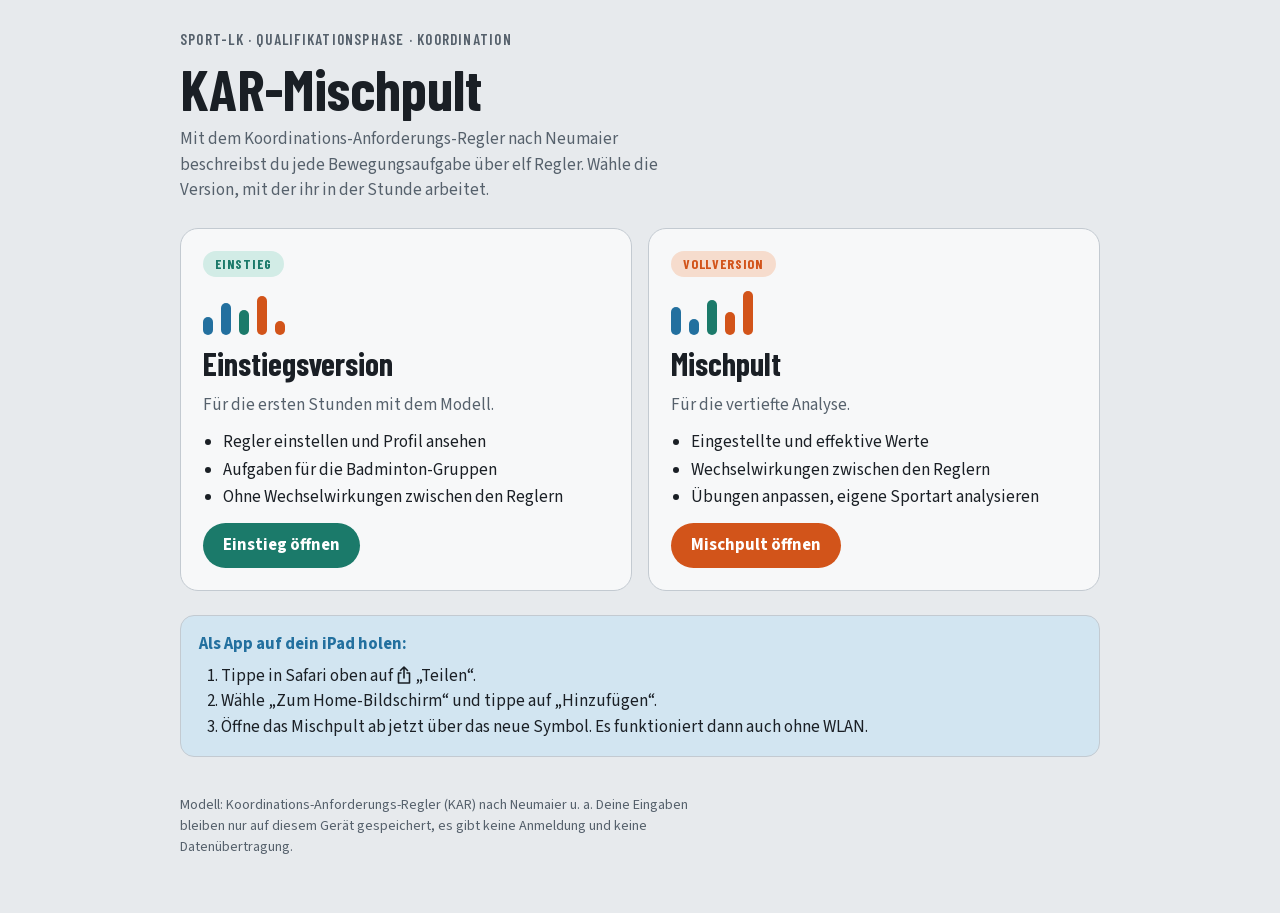
<file: index.html>
<!doctype html>
<html lang="de">
<head>
<meta charset="utf-8">
<meta name="viewport" content="width=device-width,initial-scale=1,viewport-fit=cover">
<title>KAR-Mischpult</title>
<meta name="description" content="Koordinations-Anforderungs-Regler nach Neumaier: Mischpult für den Sport-LK">
<meta name="robots" content="noindex, nofollow">
<meta name="theme-color" content="#1D2126">
<meta name="apple-mobile-web-app-capable" content="yes">
<meta name="mobile-web-app-capable" content="yes">
<meta name="apple-mobile-web-app-title" content="KAR-Mischpult">
<meta name="apple-mobile-web-app-status-bar-style" content="black-translucent">
<link rel="manifest" href="manifest.webmanifest">
<link rel="apple-touch-icon" href="icons/apple-touch-icon.png">
<link rel="icon" type="image/png" href="icons/icon-192.png">
<link rel="stylesheet" href="fonts/fonts.css">
<style>
:root {
  --bg: #E7EAED; --panel: #F7F8F9; --console: #DCE0E4; --ink: #1A1F25; --muted: #56616C; --line: #C3CAD1;
  --druck: #D2541A; --druck-soft: #F6DCCD; --info: #23709F; --info-soft: #D2E5F1; --gg: #1B7A6A; --gg-soft: #D2ECE6;
  --display: "Barlow Condensed", "Arial Narrow", Arial, sans-serif;
  --body: "Source Sans 3", "Segoe UI", Arial, sans-serif;
  color-scheme: light;
}
@media (prefers-color-scheme: dark) {
  :root:not([data-theme="light"]) {
    --bg: #14171B; --panel: #1D2126; --console: #252A30; --ink: #E7EAEE; --muted: #9CA6B0; --line: #353C44;
    --druck: #F07A3F; --druck-soft: #4A2A1B; --info: #5FA9DA; --info-soft: #1B3445; --gg: #4FC1AC; --gg-soft: #173A34;
    color-scheme: dark;
  }
}
:root[data-theme="dark"] {
  --bg: #14171B; --panel: #1D2126; --console: #252A30; --ink: #E7EAEE; --muted: #9CA6B0; --line: #353C44;
  --druck: #F07A3F; --druck-soft: #4A2A1B; --info: #5FA9DA; --info-soft: #1B3445; --gg: #4FC1AC; --gg-soft: #173A34;
  color-scheme: dark;
}
* { box-sizing: border-box; }
html, body { margin: 0; }
body {
  background: var(--bg); color: var(--ink); font-family: var(--body); font-size: 17px; line-height: 1.5;
  padding: max(28px, env(safe-area-inset-top)) max(16px, env(safe-area-inset-right)) max(40px, env(safe-area-inset-bottom)) max(16px, env(safe-area-inset-left));
  min-height: 100vh; -webkit-text-size-adjust: 100%;
}
.wrap { max-width: 920px; margin: 0 auto; display: flex; flex-direction: column; gap: 24px; }
.eyebrow { font-family: var(--display); font-weight: 600; letter-spacing: 0.08em; text-transform: uppercase; color: var(--muted); font-size: 0.95rem; }
h1 { font-family: var(--display); font-weight: 700; font-size: clamp(2.4rem, 7vw, 3.6rem); line-height: 1; margin: 6px 0 10px; }
.lead { color: var(--muted); max-width: 62ch; margin: 0; }
.choices { display: grid; grid-template-columns: repeat(2, minmax(0, 1fr)); gap: 16px; }
@media (max-width: 640px) { .choices { grid-template-columns: minmax(0, 1fr); } }
.choice {
  display: flex; flex-direction: column; gap: 12px; padding: 22px; border-radius: 18px; text-decoration: none; color: inherit;
  background: var(--panel); border: 1px solid var(--line); transition: transform .12s ease, box-shadow .12s ease;
}
.choice:active { transform: scale(0.985); }
.choice:hover { box-shadow: 0 6px 22px rgba(0,0,0,0.08); }
.choice .tag { align-self: flex-start; font-family: var(--display); font-weight: 700; letter-spacing: 0.06em; text-transform: uppercase; font-size: 0.85rem; padding: 3px 12px; border-radius: 999px; }
.choice.einstieg .tag { background: var(--gg-soft); color: var(--gg); }
.choice.voll .tag { background: var(--druck-soft); color: var(--druck); }
.choice h2 { font-family: var(--display); font-weight: 700; font-size: 2rem; line-height: 1.05; margin: 0; }
.choice p { margin: 0; color: var(--muted); }
.choice ul { margin: 0; padding-left: 1.2em; display: flex; flex-direction: column; gap: 2px; }
.choice .go { margin-top: auto; align-self: flex-start; font-weight: 700; padding: 10px 20px; border-radius: 999px; color: #fff; min-height: 44px; display: inline-flex; align-items: center; }
.choice.einstieg .go { background: var(--gg); }
.choice.voll .go { background: var(--druck); }
@media (prefers-color-scheme: dark) { :root:not([data-theme="light"]) .choice .go { color: #14171B; } }
:root[data-theme="dark"] .choice .go { color: #14171B; }
.bars { display: flex; gap: 8px; align-items: flex-end; height: 46px; }
.bars i { display: block; width: 10px; border-radius: 5px; }
.install { display: none; padding: 16px 18px; border-radius: 14px; background: var(--info-soft); color: var(--ink); border: 1px solid var(--line); }
.install.show { display: block; }
.install strong { color: var(--info); }
.install ol { margin: 6px 0 0; padding-left: 1.3em; }
.share { display: inline-block; vertical-align: -3px; width: 16px; height: 18px; }
footer { color: var(--muted); font-size: 0.88rem; max-width: 74ch; }
footer .status { font-weight: 600; }
</style>
</head>
<body>
<div class="wrap">
  <header>
    <span class="eyebrow">Sport-LK · Qualifikationsphase · Koordination</span>
    <h1>KAR-Mischpult</h1>
    <p class="lead">Mit dem Koordinations-Anforderungs-Regler nach Neumaier beschreibst du jede Bewegungsaufgabe über elf Regler. Wähle die Version, mit der ihr in der Stunde arbeitet.</p>
  </header>

  <section class="choices" aria-label="Version wählen">
    <a class="choice einstieg" href="einstieg.html">
      <span class="tag">Einstieg</span>
      <div class="bars" aria-hidden="true"><i style="height:40%;background:var(--info)"></i><i style="height:70%;background:var(--info)"></i><i style="height:55%;background:var(--gg)"></i><i style="height:85%;background:var(--druck)"></i><i style="height:30%;background:var(--druck)"></i></div>
      <h2>Einstiegsversion</h2>
      <p>Für die ersten Stunden mit dem Modell.</p>
      <ul>
        <li>Regler einstellen und Profil ansehen</li>
        <li>Aufgaben für die Badminton-Gruppen</li>
        <li>Ohne Wechselwirkungen zwischen den Reglern</li>
      </ul>
      <span class="go">Einstieg öffnen</span>
    </a>
    <a class="choice voll" href="mischpult.html">
      <span class="tag">Vollversion</span>
      <div class="bars" aria-hidden="true"><i style="height:60%;background:var(--info)"></i><i style="height:35%;background:var(--info)"></i><i style="height:75%;background:var(--gg)"></i><i style="height:50%;background:var(--druck)"></i><i style="height:95%;background:var(--druck)"></i></div>
      <h2>Mischpult</h2>
      <p>Für die vertiefte Analyse.</p>
      <ul>
        <li>Eingestellte und effektive Werte</li>
        <li>Wechselwirkungen zwischen den Reglern</li>
        <li>Übungen anpassen, eigene Sportart analysieren</li>
      </ul>
      <span class="go">Mischpult öffnen</span>
    </a>
  </section>

  <aside class="install" id="install" aria-label="Als App installieren">
    <strong>Als App auf dein iPad holen:</strong>
    <ol>
      <li>Tippe in Safari oben auf <svg class="share" viewBox="0 0 16 18" fill="none" stroke="currentColor" stroke-width="1.6" stroke-linecap="round" stroke-linejoin="round" aria-label="Teilen"><path d="M8 1v11M4.5 4.5 8 1l3.5 3.5"/><path d="M5 7H2.5v10h11V7H11"/></svg> „Teilen“.</li>
      <li>Wähle „Zum Home-Bildschirm“ und tippe auf „Hinzufügen“.</li>
      <li>Öffne das Mischpult ab jetzt über das neue Symbol. Es funktioniert dann auch ohne WLAN.</li>
    </ol>
  </aside>

  <footer>
    <p>Modell: Koordinations-Anforderungs-Regler (KAR) nach Neumaier u. a. Deine Eingaben bleiben nur auf diesem Gerät gespeichert, es gibt keine Anmeldung und keine Datenübertragung. <span class="status" id="status"></span></p>
  </footer>
</div>
<script>
(function () {
  var standalone = window.navigator.standalone === true || window.matchMedia('(display-mode: standalone)').matches;
  if (!standalone) document.getElementById('install').classList.add('show');
  var st = document.getElementById('status');
  if ('serviceWorker' in navigator) {
    window.addEventListener('load', function () {
      navigator.serviceWorker.register('sw.js').then(function () {
        return navigator.serviceWorker.ready;
      }).then(function () { st.textContent = 'Offline bereit.'; }).catch(function () {});
    });
  }
})();
</script>
</body>
</html>
</file>
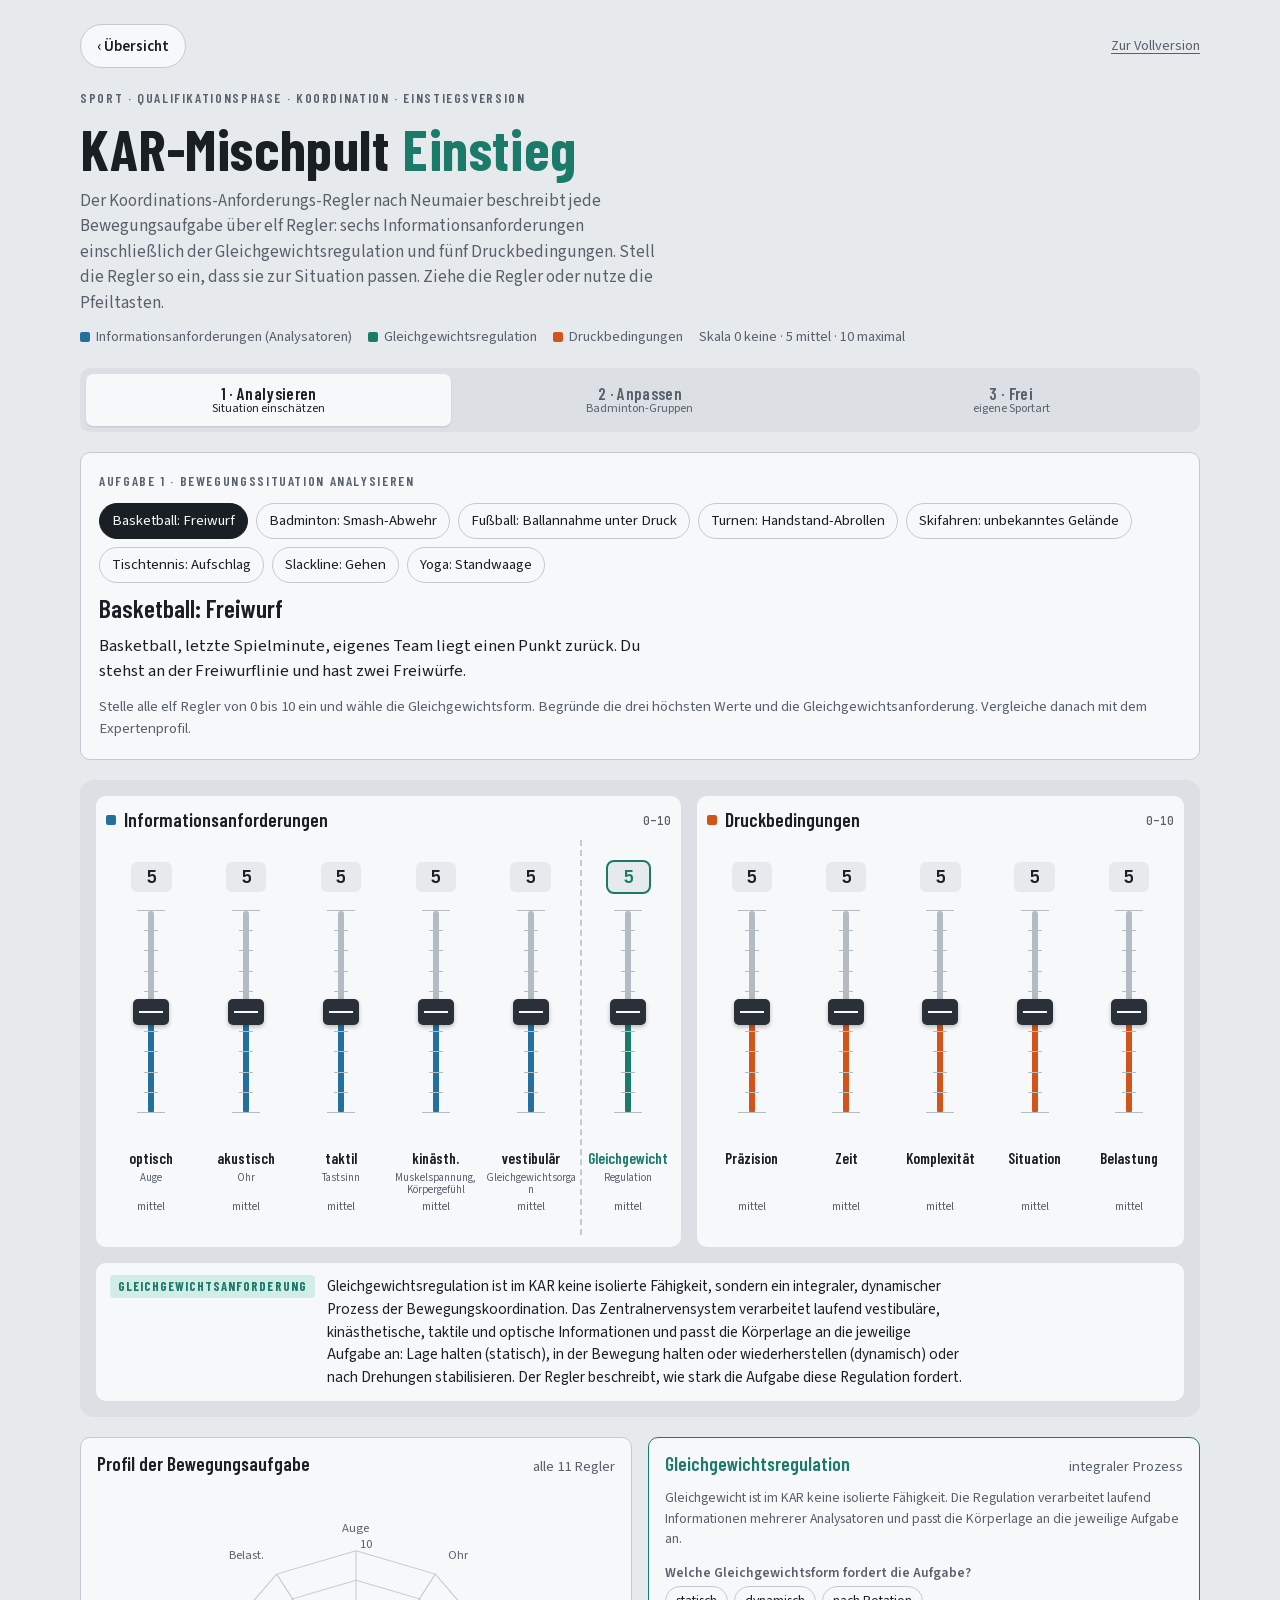
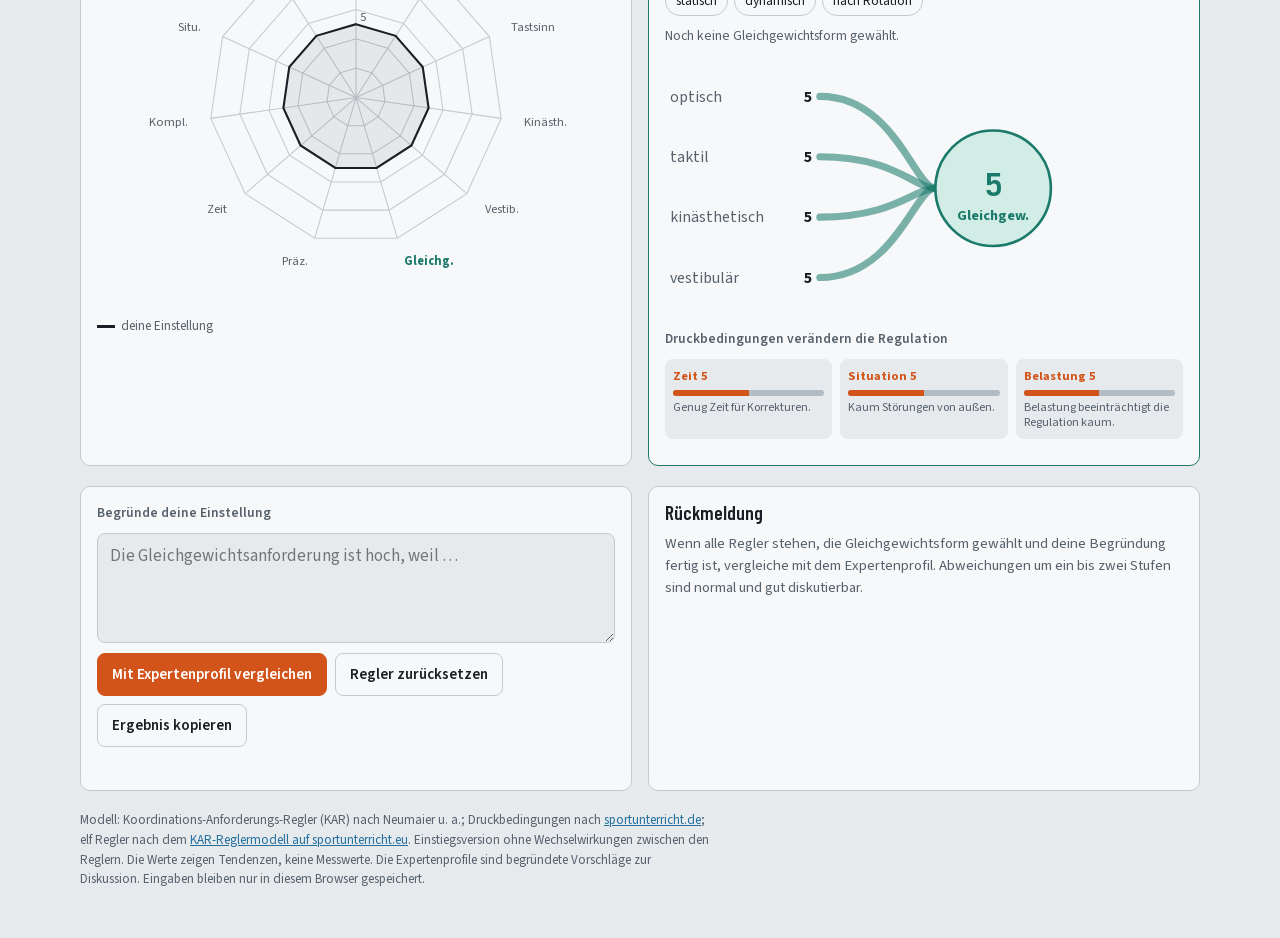
<file: einstieg.html>
<!doctype html><html lang="de"><head><meta charset="utf-8"><meta name=viewport content="width=device-width,initial-scale=1,viewport-fit=cover"><style>:root{color-scheme:light;box-sizing:border-box;padding-top:env(safe-area-inset-top,0px);padding-bottom:env(safe-area-inset-bottom,0px)}html{scroll-padding-top:env(safe-area-inset-top,0px)}body{margin:0;padding:0;font:14px -apple-system,BlinkMacSystemFont,sans-serif;background:#fff;color:#000}img{max-width:100%}[hidden]:not([hidden=until-found i]){display:none!important}</style><meta name="robots" content="noindex, nofollow">
<meta name="theme-color" content="#1D2126">
<meta name="apple-mobile-web-app-capable" content="yes">
<meta name="mobile-web-app-capable" content="yes">
<meta name="apple-mobile-web-app-title" content="KAR-Mischpult">
<meta name="apple-mobile-web-app-status-bar-style" content="black-translucent">
<link rel="manifest" href="manifest.webmanifest">
<link rel="apple-touch-icon" href="icons/apple-touch-icon.png">
<link rel="icon" type="image/png" href="icons/icon-192.png">
<link rel="stylesheet" href="fonts/fonts.css">
</head><body>
<title>KAR-Mischpult Einstieg</title>
<meta name="claude:viewport-fit-sides" content="cover">
<style>
/* Layout: Mischpult mit 11 Reglern (6 Analysatoren inkl. Gleichgewicht | 5 Druckbedingungen), darunter Auswertung (Radar, Gleichgewichtsregulation, Wechselwirkungen), dann Begründung und Rückmeldung. */
:root {
  --bg: #E7EAED;
  --panel: #F7F8F9;
  --console: #DCE0E4;
  --ink: #1A1F25;
  --muted: #56616C;
  --line: #C3CAD1;
  --rail: #B3BBC3;
  --druck: #D2541A;
  --druck-soft: #F6DCCD;
  --info: #23709F;
  --info-soft: #D2E5F1;
  --gg: #1B7A6A;
  --gg-soft: #D2ECE6;
  --ok: #2E7D4F;
  --ok-soft: #D7EDDF;
  --warn: #9A6A00;
  --warn-soft: #F5E8C4;
  --bad: #B3261E;
  --bad-soft: #F6D6D3;
  --cap: #2A3038;
  --cap-line: #F7F8F9;
  --on-druck: #FFFFFF;
  --display: "Barlow Condensed", "Arial Narrow", Arial, sans-serif;
  --body: "Source Sans 3", "Segoe UI", Arial, sans-serif;
  --mono: "JetBrains Mono", ui-monospace, Menlo, Consolas, monospace;
}
@media (prefers-color-scheme: dark) {
  :root:not([data-theme="light"]) {
    --bg: #14171B; --panel: #1D2126; --console: #252A30; --ink: #E7EAEE; --muted: #9CA6B0;
    --line: #353C44; --rail: #48515B; --druck: #F07A3F; --druck-soft: #4A2A1B; --info: #5FA9DA; --info-soft: #1B3445;
    --gg: #4FC1AC; --gg-soft: #173A34;
    --ok: #6CC48F; --ok-soft: #1D3828; --warn: #E3B341; --warn-soft: #3D3214; --bad: #F08A82; --bad-soft: #45201D;
    --cap: #D9DEE3; --cap-line: #1D2126; --on-druck: #14171B; color-scheme: dark;
  }
}
:root[data-theme="dark"] {
  --bg: #14171B; --panel: #1D2126; --console: #252A30; --ink: #E7EAEE; --muted: #9CA6B0;
  --line: #353C44; --rail: #48515B; --druck: #F07A3F; --druck-soft: #4A2A1B; --info: #5FA9DA; --info-soft: #1B3445;
  --gg: #4FC1AC; --gg-soft: #173A34;
  --ok: #6CC48F; --ok-soft: #1D3828; --warn: #E3B341; --warn-soft: #3D3214; --bad: #F08A82; --bad-soft: #45201D;
  --cap: #D9DEE3; --cap-line: #1D2126; --on-druck: #14171B; color-scheme: dark;
}
* { box-sizing: border-box; }
body {
  background: var(--bg); color: var(--ink); font-family: var(--body); font-size: 17px; line-height: 1.5;
  padding-left: max(16px, env(safe-area-inset-left, 0px)); padding-right: max(16px, env(safe-area-inset-right, 0px));
  padding-block: 24px 48px;
}
.wrap { max-width: 1120px; margin: 0 auto; display: flex; flex-direction: column; gap: 20px; }
h1, h2, h3 { font-family: var(--display); text-wrap: balance; margin: 0; line-height: 1.05; }
h1 { font-size: clamp(2.4rem, 6vw, 3.6rem); font-weight: 700; letter-spacing: 0.01em; }
h2 { font-size: 1.6rem; font-weight: 600; }
h3 { font-size: 1.2rem; font-weight: 600; }
p { margin: 0; }
.eyebrow { font-family: var(--display); font-weight: 600; text-transform: uppercase; letter-spacing: 0.12em; font-size: 0.85rem; color: var(--muted); }
header { display: flex; flex-direction: column; gap: 10px; }
header p.lead { max-width: 72ch; color: var(--muted); }
.legend { display: flex; flex-wrap: wrap; gap: 8px 16px; font-size: 0.9rem; color: var(--muted); }
.legend span { display: inline-flex; align-items: center; gap: 6px; }
.dot { width: 10px; height: 10px; border-radius: 2px; display: inline-block; flex: none; }

/* Modus-Umschalter */
.modes { display: grid; grid-template-columns: repeat(3, minmax(0, 1fr)); gap: 6px; background: var(--console); padding: 6px; border-radius: 10px; }
.modes button { font-family: var(--display); font-weight: 600; font-size: 1.05rem; letter-spacing: 0.02em; border: 0; background: transparent; color: var(--muted); padding: 10px 8px; border-radius: 7px; cursor: pointer; line-height: 1.1; }
.modes button small { display: block; font-family: var(--body); font-weight: 400; font-size: 0.75rem; letter-spacing: 0; }
.modes button[aria-selected="true"] { background: var(--panel); color: var(--ink); box-shadow: 0 1px 2px rgba(0,0,0,0.12); }
button:focus-visible, textarea:focus-visible, input:focus-visible, .track:focus-visible { outline: 3px solid var(--info); outline-offset: 2px; }

/* Auftrag */
.task { background: var(--panel); border: 1px solid var(--line); border-radius: 10px; padding: 18px; display: flex; flex-direction: column; gap: 12px; }
.pick { display: flex; flex-wrap: wrap; gap: 8px; }
.pick button, .chips button { font: inherit; font-size: 0.92rem; border: 1px solid var(--line); background: transparent; color: var(--ink); padding: 6px 12px; border-radius: 999px; cursor: pointer; }
.pick button[aria-pressed="true"] { background: var(--ink); color: var(--panel); border-color: var(--ink); }
.pick button .tick { color: var(--ok); font-weight: 700; }
.pick button[aria-pressed="true"] .tick { color: var(--ok-soft); }
.situation { font-size: 1.05rem; max-width: 72ch; }
.goal { border-left: 4px solid var(--druck); padding: 8px 12px; background: var(--druck-soft); border-radius: 0 6px 6px 0; max-width: 74ch; }
.steps { margin: 0; padding-left: 1.4em; display: flex; flex-direction: column; gap: 4px; max-width: 74ch; font-size: 0.95rem; }
.meas { display: flex; flex-direction: column; gap: 6px; }
.meas-row { display: flex; flex-wrap: wrap; gap: 10px 20px; }
.meas-row label { display: inline-flex; align-items: center; gap: 8px; font-size: 0.92rem; }
.meas-row input { font: inherit; width: 4.5em; color: var(--ink); background: var(--bg); border: 1px solid var(--line); border-radius: 8px; padding: 6px 8px; }
.free-input { display: flex; flex-direction: column; gap: 6px; max-width: 520px; }
label.small, .small-label { font-size: 0.85rem; color: var(--muted); font-weight: 600; }
input[type="text"], textarea { font: inherit; color: var(--ink); background: var(--bg); border: 1px solid var(--line); border-radius: 8px; padding: 10px 12px; width: 100%; }
textarea { min-height: 110px; resize: vertical; }

/* Mischpult */
.console { background: var(--console); border-radius: 14px; padding: 16px; display: grid; grid-template-columns: minmax(0, 6fr) minmax(0, 5fr); gap: 16px; }
.console.mode-b { grid-template-columns: minmax(0, 1.4fr) minmax(0, 5fr); }
.group { background: var(--panel); border-radius: 10px; padding: 14px 10px 12px; display: flex; flex-direction: column; gap: 10px; min-width: 0; }
.group-head { display: flex; justify-content: space-between; align-items: baseline; gap: 8px; flex-wrap: wrap; }
.group-head h3 { display: flex; align-items: center; gap: 8px; }
.group-head .scale { font-family: var(--mono); font-size: 0.72rem; color: var(--muted); }
.faders { display: grid; gap: 4px; }
#faders-info { grid-template-columns: repeat(6, minmax(0, 1fr)); }
#faders-druck { grid-template-columns: repeat(5, minmax(0, 1fr)); }
.mode-b #faders-info { grid-template-columns: minmax(0, 1fr); }
.fader { display: flex; flex-direction: column; align-items: center; gap: 5px; min-width: 0; }
.fader.gg-fader { border-left: 2px dashed var(--line); padding-left: 4px; }
.mode-b .fader.gg-fader { border-left: 0; padding-left: 0; }
.readout { font-family: var(--mono); font-weight: 700; font-size: 1.1rem; min-width: 2.3em; text-align: center; padding: 2px 4px; border-radius: 6px; background: var(--bg); font-variant-numeric: tabular-nums; }
.level { font-size: 0.72rem; color: var(--muted); text-align: center; min-height: 1.2em; line-height: 1.1; }
.eff { font-family: var(--mono); font-size: 0.68rem; font-weight: 700; min-height: 1.3em; text-align: center; font-variant-numeric: tabular-nums; }
.track { position: relative; width: 100%; height: 230px; cursor: grab; touch-action: none; border-radius: 8px; }
.track:active { cursor: grabbing; }
.rail { position: absolute; left: 50%; top: 14px; bottom: 14px; width: 6px; transform: translateX(-50%); background: var(--rail); border-radius: 3px; }
.ghost { position: absolute; left: 50%; bottom: 14px; width: 16px; transform: translateX(-50%); border-radius: 3px; height: calc(var(--epos, 0) * (100% - 28px)); opacity: 0.28; transition: height 0.12s ease; }
.fill { position: absolute; left: 50%; bottom: 14px; width: 6px; transform: translateX(-50%); border-radius: 3px; height: calc(var(--pos) * (100% - 28px)); transition: height 0.12s ease; }
.tickmark { position: absolute; left: 50%; width: 14px; height: 1px; background: var(--rail); transform: translateX(-50%); }
.tickmark.major { width: 28px; }
.cap { position: absolute; left: 50%; width: 36px; height: 26px; transform: translateX(-50%); bottom: calc(var(--pos) * (100% - 28px) + 1px); background: var(--cap); border-radius: 5px; box-shadow: 0 2px 4px rgba(0,0,0,0.25); transition: bottom 0.12s ease; }
.cap::after { content: ""; position: absolute; left: 6px; right: 6px; top: 50%; height: 2px; margin-top: -1px; background: var(--cap-line); }
.marker { position: absolute; left: 2px; right: 2px; height: 0; border-top: 2px dashed var(--ink); bottom: calc(var(--mpos) * (100% - 28px) + 14px); pointer-events: none; }
.marker span { position: absolute; right: -2px; top: -1.25em; font-family: var(--mono); font-size: 0.6rem; font-weight: 700; background: var(--ink); color: var(--panel); padding: 0 4px; border-radius: 3px; }
.fader-name { font-family: var(--display); font-weight: 600; font-size: 0.95rem; text-align: center; line-height: 1.05; hyphens: auto; overflow-wrap: anywhere; }
.fader-sub { font-size: 0.68rem; color: var(--muted); text-align: center; line-height: 1.1; min-height: 2.2em; overflow-wrap: anywhere; }
.info .fill, .info .ghost { background: var(--info); }
.druck .fill, .druck .ghost { background: var(--druck); }
.gg-fader .fill, .gg-fader .ghost { background: var(--gg); }
.gg-fader .fader-name { color: var(--gg); }
.info .eff { color: var(--info); }
.druck .eff { color: var(--druck); }
.gg-fader .eff { color: var(--gg); }
.fader.active .readout { outline: 2px solid currentColor; }
.focus-tag { visibility: hidden; font-size: 0.62rem; font-weight: 700; text-transform: uppercase; letter-spacing: 0.06em; padding: 1px 7px; border-radius: 999px; background: var(--druck); color: var(--on-druck); }
.fader.focus { background: var(--druck-soft); border-radius: 10px; box-shadow: inset 0 0 0 2px var(--druck); }
.fader.focus .focus-tag { visibility: visible; }
.fader.gg-fader.focus { background: var(--gg-soft); box-shadow: inset 0 0 0 2px var(--gg); }
.fader.gg-fader.focus .focus-tag { background: var(--gg); }
.fader.focus .fader-name { color: var(--druck); }
.fader.gg-fader.focus .fader-name { color: var(--gg); }
.focus-row { display: flex; flex-wrap: wrap; align-items: center; gap: 6px 8px; }
.focus-chip { font-size: 0.85rem; font-weight: 700; padding: 3px 10px; border-radius: 999px; background: var(--druck); color: var(--on-druck); }
.focus-chip.gg { background: var(--gg); }
.info .fader.active .readout { color: var(--info); }
.druck .fader.active .readout { color: var(--druck); }
.info .fader.gg-fader.active .readout { color: var(--gg); }
.deviation { font-size: 0.68rem; font-weight: 700; padding: 1px 6px; border-radius: 999px; min-height: 1.4em; }
.dev-0 { background: var(--ok-soft); color: var(--ok); }
.dev-1 { background: var(--warn-soft); color: var(--warn); }
.dev-2 { background: var(--bad-soft); color: var(--bad); }

.explain { grid-column: 1 / -1; background: var(--panel); border-radius: 10px; padding: 12px 14px; display: flex; flex-wrap: wrap; gap: 8px 12px; align-items: flex-start; }
.explain .tag { font-family: var(--display); font-weight: 700; text-transform: uppercase; letter-spacing: 0.08em; font-size: 0.8rem; padding: 2px 8px; border-radius: 4px; flex: none; }
.tag.info { background: var(--info-soft); color: var(--info); }
.tag.druck { background: var(--druck-soft); color: var(--druck); }
.tag.gg { background: var(--gg-soft); color: var(--gg); }
.explain p { max-width: 80ch; font-size: 0.95rem; flex: 1 1 260px; min-width: 0; }

/* Auswertung */
.analysis { display: grid; grid-template-columns: minmax(0, 1fr) minmax(0, 1fr); gap: 16px; }
.card { background: var(--panel); border: 1px solid var(--line); border-radius: 10px; padding: 16px; display: flex; flex-direction: column; gap: 10px; min-width: 0; }
.card-head { display: flex; justify-content: space-between; align-items: baseline; gap: 8px; flex-wrap: wrap; }
.radar-wrap { width: 100%; max-width: 440px; margin: 0 auto; }
.radar-wrap svg { width: 100%; height: auto; display: block; }
.radar-legend { display: flex; flex-wrap: wrap; gap: 6px 14px; font-size: 0.82rem; color: var(--muted); }
.radar-legend i { display: inline-block; width: 18px; height: 0; border-top-width: 3px; border-top-style: solid; vertical-align: middle; margin-right: 6px; }
.svg-label { fill: var(--muted); font-family: var(--body); font-size: 12px; }
.svg-label.strong { fill: var(--ink); font-weight: 700; }
.svg-ring { fill: none; stroke: var(--line); stroke-width: 1; }
.svg-axis { stroke: var(--line); stroke-width: 1; }
.poly-set { fill: var(--ink); fill-opacity: 0.08; stroke: var(--ink); stroke-width: 2; }
.poly-eff { fill: var(--druck); fill-opacity: 0.14; stroke: var(--druck); stroke-width: 2; stroke-dasharray: 6 4; }
.poly-exp { fill: none; stroke: var(--gg); stroke-width: 2.5; stroke-dasharray: 2 4; stroke-linecap: round; }
.status { display: flex; gap: 10px; align-items: center; padding: 10px 12px; border-radius: 8px; font-size: 0.95rem; }
.status b { font-family: var(--display); font-size: 1.15rem; letter-spacing: 0.02em; }
.status.s-ok { background: var(--ok-soft); color: var(--ok); }
.status.s-warn { background: var(--warn-soft); color: var(--warn); }
.status.s-bad { background: var(--bad-soft); color: var(--bad); }
.status .meter { font-family: var(--mono); font-weight: 700; font-variant-numeric: tabular-nums; margin-left: auto; white-space: nowrap; }
.rules { list-style: none; padding: 0; margin: 0; display: flex; flex-direction: column; gap: 8px; }
.rules li { display: grid; grid-template-columns: auto minmax(0, 1fr); gap: 4px 10px; align-items: baseline; padding: 8px 10px; border-radius: 8px; border: 1px solid var(--line); }
.rules li.on { border-color: var(--druck); background: var(--druck-soft); }
.rules li .badge { grid-row: span 2; }
.rules li .r-name { font-weight: 700; }
.rules li .r-text { font-size: 0.86rem; color: var(--muted); grid-column: 2; }
.rules li.on .r-text { color: var(--ink); }
.badge { font-size: 0.72rem; font-weight: 700; padding: 1px 8px; border-radius: 999px; flex: none; text-align: center; }
.badge.ok { background: var(--ok-soft); color: var(--ok); }
.badge.no { background: var(--bad-soft); color: var(--bad); }
.badge.off { background: var(--bg); color: var(--muted); }
.badge.act { background: var(--druck); color: var(--on-druck); }

/* Gleichgewichtsregulation */
.gg-card { border-color: var(--gg); }
.gg-card h3 { color: var(--gg); }
.chips { display: flex; flex-wrap: wrap; gap: 6px; }
.chips button { font-size: 0.85rem; padding: 4px 10px; }
.chips button[aria-pressed="true"] { background: var(--gg); border-color: var(--gg); color: var(--panel); }
.chips button:disabled { cursor: default; }
.form-hint { font-size: 0.86rem; color: var(--muted); }
.gg-svg { width: 100%; max-width: 420px; height: auto; display: block; }
.flow { stroke: var(--gg); fill: none; stroke-linecap: round; }
.node { fill: var(--gg-soft); stroke: var(--gg); stroke-width: 2; }
.node-val { fill: var(--gg); font-family: var(--mono); font-weight: 700; font-size: 24px; }
.node-sub { fill: var(--gg); font-family: var(--body); font-size: 11px; font-weight: 700; }
.mods { display: grid; grid-template-columns: repeat(3, minmax(0, 1fr)); gap: 8px; }
.mod { background: var(--bg); border-radius: 8px; padding: 8px; display: flex; flex-direction: column; gap: 4px; min-width: 0; }
.mod .m-name { font-size: 0.78rem; font-weight: 700; color: var(--druck); }
.mod .m-bar { height: 6px; border-radius: 3px; background: var(--rail); overflow: hidden; }
.mod .m-bar span { display: block; height: 100%; background: var(--druck); }
.mod .m-text { font-size: 0.76rem; color: var(--muted); line-height: 1.25; }
.hints { list-style: none; padding: 0; margin: 0; display: flex; flex-direction: column; gap: 6px; }
.hints li { font-size: 0.88rem; padding: 6px 10px; border-radius: 6px; background: var(--warn-soft); color: var(--ink); border-left: 3px solid var(--warn); }

/* Antwort und Rückmeldung */
.work { display: grid; grid-template-columns: minmax(0, 1fr) minmax(0, 1fr); gap: 16px; }
.actions { display: flex; flex-wrap: wrap; gap: 8px; }
.btn { font: inherit; font-weight: 600; font-size: 0.95rem; border-radius: 8px; padding: 9px 14px; cursor: pointer; border: 1px solid var(--line); background: transparent; color: var(--ink); }
.btn.primary { background: var(--druck); border-color: var(--druck); color: var(--on-druck); }
.feedback { display: flex; flex-direction: column; gap: 10px; }
.score { font-family: var(--display); font-size: 1.5rem; font-weight: 700; }
.checklist { list-style: none; padding: 0; margin: 0; display: flex; flex-direction: column; gap: 6px; }
.checklist li { display: flex; gap: 8px; align-items: baseline; }
.solution { background: var(--bg); border-radius: 8px; padding: 12px; font-size: 0.95rem; display: flex; flex-direction: column; gap: 6px; }
.solution b { font-family: var(--display); font-size: 1.05rem; letter-spacing: 0.02em; }
.muted { color: var(--muted); font-size: 0.92rem; }
.toast { font-size: 0.85rem; color: var(--ok); min-height: 1.3em; }
.source { font-size: 0.82rem; color: var(--muted); max-width: 90ch; }
.source a { color: var(--info); }

@media (max-width: 900px) {
  .console, .console.mode-b, .work, .analysis { grid-template-columns: minmax(0, 1fr); }
}
@media (max-width: 480px) {
  body { font-size: 16px; }
  .track { height: 200px; }
  .cap { width: 28px; }
  .fader-name { font-size: 0.8rem; }
  .fader-sub { font-size: 0.6rem; }
  .readout { font-size: 0.95rem; }
  .modes button { font-size: 0.95rem; padding: 8px 4px; }
  .modes button small { display: none; }
  .mods { grid-template-columns: minmax(0, 1fr); }
}
@media (prefers-reduced-motion: reduce) { .cap, .fill, .ghost { transition: none; } }
</style>

<style>
.app-bar { display: flex; align-items: center; justify-content: space-between; gap: 12px; }
.app-back { display: inline-flex; align-items: center; gap: 6px; min-height: 44px; padding: 8px 16px; border-radius: 999px; border: 1px solid var(--line); background: var(--panel); color: var(--ink); font-weight: 600; text-decoration: none; font-size: 0.95rem; }
.app-back:active { background: var(--console); }
.app-switch { color: var(--muted); font-size: 0.9rem; text-decoration: underline; text-underline-offset: 3px; min-height: 44px; display: inline-flex; align-items: center; }
</style>
<div class="wrap" lang="de">
  <div class="app-bar"><a class="app-back" href="./">‹ Übersicht</a><a class="app-switch" href="mischpult.html">Zur Vollversion</a></div>
  <header>
    <span class="eyebrow">Sport · Qualifikationsphase · Koordination · Einstiegsversion</span>
    <h1>KAR-Mischpult <span style="color:var(--gg)">Einstieg</span></h1>
    <p class="lead">Der Koordinations-Anforderungs-Regler nach Neumaier beschreibt jede Bewegungsaufgabe über elf Regler: sechs Informationsanforderungen einschließlich der Gleichgewichtsregulation und fünf Druckbedingungen. Stell die Regler so ein, dass sie zur Situation passen. Ziehe die Regler oder nutze die Pfeiltasten.</p>
    <div class="legend">
      <span><i class="dot" style="background:var(--info)"></i>Informationsanforderungen (Analysatoren)</span>
      <span><i class="dot" style="background:var(--gg)"></i>Gleichgewichtsregulation</span>
      <span><i class="dot" style="background:var(--druck)"></i>Druckbedingungen</span>
      <span>Skala 0 keine · 5 mittel · 10 maximal</span>
    </div>
  </header>

  <nav class="modes" role="tablist" aria-label="Arbeitsmodus">
    <button role="tab" id="tab-a" data-mode="a" aria-selected="true">1 · Analysieren<small>Situation einschätzen</small></button>
    <button role="tab" id="tab-b" data-mode="b" aria-selected="false">2 · Anpassen<small>Badminton-Gruppen</small></button>
    <button role="tab" id="tab-c" data-mode="c" aria-selected="false">3 · Frei<small>eigene Sportart</small></button>
  </nav>

  <section class="task" id="task" aria-live="polite"></section>

  <section class="console" id="console" aria-label="Mischpult">
    <div class="group info" id="group-info">
      <div class="group-head"><h3 id="info-title"><i class="dot" style="background:var(--info)"></i>Informationsanforderungen</h3><span class="scale">0–10</span></div>
      <div class="faders" id="faders-info"></div>
    </div>
    <div class="group druck" id="group-druck">
      <div class="group-head"><h3><i class="dot" style="background:var(--druck)"></i>Druckbedingungen</h3><span class="scale">0–10</span></div>
      <div class="faders" id="faders-druck"></div>
    </div>
    <div class="explain" id="explain"></div>
  </section>

  <section class="analysis" aria-label="Auswertung">
    <div class="card">
      <div class="card-head"><h3>Profil der Bewegungsaufgabe</h3><span class="muted" id="radar-note"></span></div>
      <div class="radar-wrap" id="radar"></div>
      <div class="radar-legend" id="radar-legend"></div>
    </div>
    <div class="card gg-card">
      <div class="card-head"><h3>Gleichgewichtsregulation</h3><span class="muted">integraler Prozess</span></div>
      <p class="form-hint">Gleichgewicht ist im KAR keine isolierte Fähigkeit. Die Regulation verarbeitet laufend Informationen mehrerer Analysatoren und passt die Körperlage an die jeweilige Aufgabe an.</p>
      <div><span class="small-label" id="form-label">Welche Gleichgewichtsform fordert die Aufgabe?</span>
        <div class="chips" id="forms" role="group" aria-labelledby="form-label"></div></div>
      <p class="form-hint" id="form-desc"></p>
      <svg class="gg-svg" id="gg-svg" viewBox="0 0 320 200" role="img" aria-label="Zuflüsse der Analysatoren zur Gleichgewichtsregulation"></svg>
      <span class="small-label">Druckbedingungen verändern die Regulation</span>
      <div class="mods" id="mods"></div>
      <ul class="hints" id="hints"></ul>
    </div>
  </section>


  <section class="work">
    <div class="card">
      <label class="small" for="notes" id="notes-label">Begründe deine Einstellung</label>
      <textarea id="notes" placeholder=""></textarea>
      <div class="actions" id="actions"></div>
      <div class="toast" id="toast" role="status"></div>
    </div>
    <div class="card feedback" id="feedback"></div>
  </section>

  <p class="source">Modell: Koordinations-Anforderungs-Regler (KAR) nach Neumaier u. a.; Druckbedingungen nach <a href="https://www.sportunterricht.de/lksport/karmodell-2.html" target="_blank" rel="noopener">sportunterricht.de</a>; elf Regler nach dem <a href="https://sportunterricht.eu/kar-reglermodell/" target="_blank" rel="noopener">KAR-Reglermodell auf sportunterricht.eu</a>. Einstiegsversion ohne Wechselwirkungen zwischen den Reglern. Die Werte zeigen Tendenzen, keine Messwerte. Die Expertenprofile sind begründete Vorschläge zur Diskussion. Eingaben bleiben nur in diesem Browser gespeichert.</p>
</div>

<script>
(function () {
  "use strict";
  function lvl(v) { return v === 0 ? "keine" : v <= 2 ? "sehr gering" : v <= 4 ? "gering" : v === 5 ? "mittel" : v <= 7 ? "hoch" : v <= 9 ? "sehr hoch" : "maximal"; }
  function de(x) { return (Math.round(x * 10) / 10).toFixed(1).replace(".", ","); }

  var FADERS = [
    { id: "opt", group: "info", name: "optisch", sub: "Auge", short: "Auge", desc: "Informationen über das Sehen: Ball, Mitspieler, Gegner, Ziel, Raum, Gelände und Fixpunkte." },
    { id: "aku", group: "info", name: "akustisch", sub: "Ohr", short: "Ohr", desc: "Informationen über das Hören: Zurufe, Pfiff, Ball- und Schlaggeräusch, Musik und Rhythmus." },
    { id: "tak", group: "info", name: "taktil", sub: "Tastsinn", short: "Tastsinn", desc: "Informationen über die Haut: Ballkontakt, Griff am Gerät, Druckverteilung unter der Fußsohle." },
    { id: "kin", group: "info", name: "kinästh.", full: "kinästhetisch", sub: "Muskelspannung, Körpergefühl", short: "Kinästh.", desc: "Informationen aus Muskeln, Sehnen und Gelenken: Muskelspannung, Gelenkstellung und Körpergefühl während der Bewegung." },
    { id: "ves", group: "info", name: "vestibulär", sub: "Gleichgewichtsorgan", short: "Vestib.", desc: "Informationen aus dem Gleichgewichtsorgan im Innenohr: Lage des Kopfes im Raum, Drehungen und Beschleunigungen." },
    { id: "gg", group: "info", gg: true, name: "Gleichgewicht", full: "Gleichgewichtsanforderung", sub: "Regulation", short: "Gleichg.", desc: "Gleichgewichtsregulation ist im KAR keine isolierte Fähigkeit, sondern ein integraler, dynamischer Prozess der Bewegungskoordination. Das Zentralnervensystem verarbeitet laufend vestibuläre, kinästhetische, taktile und optische Informationen und passt die Körperlage an die jeweilige Aufgabe an: Lage halten (statisch), in der Bewegung halten oder wiederherstellen (dynamisch) oder nach Drehungen stabilisieren. Der Regler beschreibt, wie stark die Aufgabe diese Regulation fordert." },
    { id: "P", group: "druck", name: "Präzision", full: "Präzisionsdruck", short: "Präz.", desc: "Anforderungen an die Bewegungsgenauigkeit. Ergebnisgenauigkeit (z. B. Zielpräzision beim Wurf oder Zuspiel) und Verlaufsgenauigkeit (z. B. saubere Ausführung im Turnen)." },
    { id: "Z", group: "druck", name: "Zeit", full: "Zeitdruck", short: "Zeit", desc: "Anforderungen an die verfügbare Bewegungszeit bzw. die Geschwindigkeit. Je schneller, desto eher leidet die Genauigkeit (Geschwindigkeits-Genauigkeits-Kompromiss). Auch schnelle Reaktionen gehören dazu." },
    { id: "K", group: "druck", name: "Komplexität", full: "Komplexitätsdruck", short: "Kompl.", desc: "Anforderungen an gleichzeitige (Simultankoordination) und aufeinanderfolgende Bewegungsteile (Sukzessivkoordination) sowie an Umfang und Kopplung der beteiligten Muskelgruppen." },
    { id: "S", group: "druck", name: "Situation", full: "Situationsdruck", short: "Situ.", desc: "Anforderungen an Variabilität (statisch oder dynamisch) und Komplexität der Situation, also den Umfang der Informationen, die gleichzeitig beachtet werden müssen." },
    { id: "B", group: "druck", name: "Belastung", full: "Belastungsdruck", short: "Belast.", desc: "Anforderungen aus physischer (Kraft, Ausdauer, Ermüdung) und psychischer Belastung (Konzentration, Wille, Motivation, Angst, Wettkampfdruck)." }
  ];
  var ALL = FADERS.map(function (f) { return f.id; });
  var ANALYZERS = ["opt", "aku", "tak", "kin", "ves", "gg"];
  var DRUCK = ["P", "Z", "K", "S", "B"];
  var byId = {}; FADERS.forEach(function (f) { byId[f.id] = f; });
  function fullName(id) { return byId[id].full || byId[id].name; }

  var FORMS = [
    { id: "statisch", name: "statisch", desc: "Statisch: eine Körperlage halten, z. B. Standwaage, Handstand, Zielen im Stand." },
    { id: "dynamisch", name: "dynamisch", desc: "Dynamisch: das Gleichgewicht in der Bewegung halten oder nach Störungen wiederherstellen, z. B. Slackline, Skifahren, Zweikampf." },
    { id: "rotation", name: "nach Rotation", desc: "Nach Rotationen: den Körper nach Drehungen stabilisieren, z. B. Landung nach Salto oder Schraube, Abrollen." }
  ];
  var formById = {}; FORMS.forEach(function (f) { formById[f.id] = f; });

  var SCEN = [
    { id: "freiwurf", title: "Basketball: Freiwurf", text: "Basketball, letzte Spielminute, eigenes Team liegt einen Punkt zurück. Du stehst an der Freiwurflinie und hast zwei Freiwürfe.",
      expert: { opt: 8, aku: 1, tak: 6, kin: 8, ves: 2, gg: 3, P: 10, Z: 3, K: 4, S: 1, B: 8 }, forms: ["statisch"],
      why: "Präzision maximal (10): Der Ball muss in den Korb. Zeitdruck gering (3), es gibt fünf Sekunden und keinen Gegner. Komplexität gering (4), die Wurfbewegung ist eingeschliffen. Situation statisch (1). Belastung sehr hoch (8): Ermüdung am Spielende und großer psychischer Druck. Optisch (Korb) und kinästhetisch (Wurfgefühl) sind entscheidend. Gleichgewicht gering (3, statisch): stabiler Stand auf beiden Beinen." },
    { id: "smash", title: "Badminton: Smash-Abwehr", text: "Badminton-Einzel. Die Gegnerin schlägt einen Smash auf deine Rückhandseite. Du willst den Ball kontrolliert ins Feld zurückspielen.",
      expert: { opt: 10, aku: 4, tak: 4, kin: 6, ves: 6, gg: 7, P: 8, Z: 10, K: 6, S: 8, B: 6 }, forms: ["dynamisch"],
      why: "Zeitdruck maximal (10): Der Federball ist sehr schnell. Präzision sehr hoch (8), Situation sehr hoch (8), Richtung und Tempo sind schwer vorhersehbar. Komplexität hoch (6): Ausfallschritt und Schlag werden gekoppelt. Optisch maximal (10), akustisch hilft das Schlaggeräusch (4). Gleichgewicht hoch (7, dynamisch): Im weiten Ausfallschritt muss die Balance gehalten und für den Rückweg sofort wiederhergestellt werden." },
    { id: "fussball", title: "Fußball: Ballannahme unter Druck", text: "Fußball, 11 gegen 11. Du bekommst im Mittelfeld einen flachen Pass, ein Gegenspieler läuft von hinten an. Du nimmst den Ball an und spielst sofort weiter.",
      expert: { opt: 10, aku: 6, tak: 8, kin: 8, ves: 5, gg: 7, P: 7, Z: 9, K: 7, S: 10, B: 7 }, forms: ["dynamisch"],
      why: "Situationsdruck maximal (10), Zeitdruck sehr hoch (9): viele Informationen, wenig Zeit. Komplexität hoch (7): Annahme, Drehung und Pass werden verkettet. Präzision hoch (7), Belastung hoch (7) durch Zweikampf und Ermüdung. Optisch maximal, akustisch durch Zurufe (6), taktil beim Ballkontakt (8). Gleichgewicht hoch (7, dynamisch): Drehung mit Ball und Körperkontakt stören die Balance." },
    { id: "handstand", title: "Turnen: Handstand-Abrollen", text: "Gerätturnen am Boden. Du turnst einen Handstand, hältst ihn kurz und rollst dann kontrolliert vorwärts ab.",
      expert: { opt: 3, aku: 0, tak: 6, kin: 10, ves: 9, gg: 9, P: 8, Z: 1, K: 6, S: 1, B: 4 }, forms: ["statisch", "rotation"],
      why: "Präzision sehr hoch (8), hier als Verlaufsgenauigkeit. Kaum Zeitdruck (1). Komplexität hoch (6): Handstand und Abrollen werden verkettet. Situation statisch (1). Belastung gering (4), vor allem psychisch (Mut). Optisch kaum (3), im Handstand sieht man wenig. Kinästhetisch maximal (10), vestibulär sehr hoch (9). Gleichgewicht sehr hoch (9): im Handstand statisch halten, beim Abrollen nach der Rotation wieder stabilisieren." },
    { id: "ski", title: "Skifahren: unbekanntes Gelände", text: "Skifahren bei Nebel auf einer unbekannten, buckeligen Piste am Ende eines langen Skitages.",
      expert: { opt: 9, aku: 1, tak: 6, kin: 8, ves: 9, gg: 10, P: 5, Z: 6, K: 6, S: 10, B: 8 }, forms: ["dynamisch"],
      why: "Situationsdruck maximal (10): unvorhersehbares Gelände und schlechte Sicht. Belastung sehr hoch (8) durch Ermüdung, Kälte und Unsicherheit. Zeit- und Komplexitätsdruck hoch (6), Präzision mittel (5). Optisch sehr wichtig (9), obwohl die Sicht schlecht ist. Vestibulär (9) und kinästhetisch (8) zentral, taktil über die Fußsohlen (6). Gleichgewicht maximal (10, dynamisch): Buckel stören die Balance ständig, sie muss laufend wiederhergestellt werden." },
    { id: "tt", title: "Tischtennis: Aufschlag", text: "Tischtennis-Match. Du spielst einen kurzen Unterschnitt-Aufschlag, der zweimal auf der gegnerischen Hälfte aufspringen soll.",
      expert: { opt: 6, aku: 2, tak: 8, kin: 9, ves: 1, gg: 2, P: 10, Z: 3, K: 8, S: 1, B: 3 }, forms: ["statisch"],
      why: "Präzision maximal (10): Platzierung, Länge und Netzhöhe müssen stimmen. Komplexität sehr hoch (8): Ballwurf, Schlägerhaltung und Schnitt laufen fein abgestimmt ab. Situation (1) und Zeit (3) gering, der Aufschlag ist selbst bestimmt. Kinästhetisch (9) und taktil (8, Schlägergefühl) sind die wichtigsten Informationsquellen. Gleichgewicht sehr gering (2, statisch): sicherer Stand." },
    { id: "slackline", title: "Slackline: Gehen", text: "Du gehst langsam über eine 5 m lange Slackline in Kniehöhe, ohne Hilfestellung.",
      expert: { opt: 6, aku: 0, tak: 8, kin: 9, ves: 9, gg: 10, P: 7, Z: 2, K: 5, S: 4, B: 5 }, forms: ["dynamisch"],
      why: "Gleichgewicht maximal (10, dynamisch): Die schwingende Leine verlangt ständige Ausgleichsbewegungen. Vestibulär (9), kinästhetisch (9) und taktil über die Fußsohle (8) liefern die nötigen Informationen. Optisch hoch (6): Der Blick auf einen festen Punkt am Ende hilft. Präzision hoch (7): Fuß genau auf die Leine setzen. Zeitdruck gering (2), du bestimmst das Tempo. Situation gering (4): Die Leine reagiert auf jede Bewegung. Belastung mittel (5), vor allem Konzentration." },
    { id: "standwaage", title: "Yoga: Standwaage", text: "Du hältst eine Standwaage auf dem rechten Bein 20 Sekunden lang ruhig, Arme nach vorn gestreckt.",
      expert: { opt: 5, aku: 0, tak: 7, kin: 9, ves: 6, gg: 9, P: 7, Z: 0, K: 3, S: 0, B: 4 }, forms: ["statisch"],
      why: "Gleichgewicht sehr hoch (9, statisch): auf einem Bein die Lage halten. Kinästhetisch sehr hoch (9) für Körperspannung und Gelenkstellung, taktil über die Fußsohle (7), vestibulär hoch (6). Optisch mittel (5): Ein Fixpunkt stabilisiert. Präzision hoch (7, Verlaufsgenauigkeit). Kein Zeit- (0) und kein Situationsdruck (0). Komplexität gering (3). Belastung gering (4): Haltekraft und Konzentration." }
  ];

  var BADMINTON_BASE = "Grundübung für alle Gruppen: A spielt B hoch in die Hinterfeldmitte zu. B steht dort und spielt einen Clear zurück. Nach 10 Clears wird gewechselt.";
  var TASKS = [
    { id: "g1", focus: ["Z"], ana: "optisch ↑, vestibulär ↑, kinästhetisch ↑ (schnellerer Ball, schnelle Richtungswechsel)", title: "Gruppe 1 · Zeit", start: { opt: 7, aku: 2, tak: 4, kin: 6, ves: 3, gg: 4, P: 6, Z: 4, K: 4, S: 2, B: 2 }, form: "dynamisch", base: BADMINTON_BASE,
      goal: "Erhöht den Zeitdruck. Der Präzisionsdruck bleibt gleich.",
      checks: [ function (v) { return [v.Z > 4, "Zeitdruck erhöht (über 4)"]; }, function (v) { return [v.P === 6, "Präzisionsdruck unverändert (6)"]; } ],
      idea: "B läuft nach jedem Clear zur Mittellinie zurück und berührt sie mit dem Schläger. A spielt schneller und etwas flacher zu. Die Zielvorgabe für den Clear bleibt gleich." },
    { id: "g2", focus: ["P"], ana: "optisch ↑, kinästhetisch ↑ (Zielzone fixieren, Krafteinsatz fein dosieren)", title: "Gruppe 2 · Präzision", start: { opt: 7, aku: 2, tak: 4, kin: 6, ves: 3, gg: 4, P: 6, Z: 4, K: 4, S: 2, B: 2 }, form: "dynamisch", base: BADMINTON_BASE,
      goal: "Erhöht den Präzisionsdruck. Der Zeitdruck bleibt gleich.",
      checks: [ function (v) { return [v.P > 6, "Präzisionsdruck erhöht (über 6)"]; }, function (v) { return [v.Z === 4, "Zeitdruck unverändert (4)"]; } ],
      idea: "Im hinteren Feld liegt eine Zielzone, z. B. ein Gymnastikreifen oder eine kleine Matte. Nur Treffer in der Zone zählen als Punkt. Zuspiel und Tempo bleiben wie in der Grundübung." },
    { id: "g3", focus: ["S"], ana: "optisch ↑↑, akustisch ↑ (Zuspiel früh lesen, Schlaggeräusch verrät die Länge)", title: "Gruppe 3 · Situation", start: { opt: 7, aku: 2, tak: 4, kin: 6, ves: 3, gg: 4, P: 6, Z: 4, K: 4, S: 2, B: 2 }, form: "dynamisch", base: BADMINTON_BASE,
      goal: "Erhöht den Situationsdruck.",
      checks: [ function (v) { return [v.S > 2, "Situationsdruck erhöht (über 2)"]; } ],
      idea: "A variiert Länge und Seite der Zuspiele, ohne sie anzukündigen. B wartet in der Feldmitte und weiß vorher nicht, wohin er laufen muss." },
    { id: "g4", focus: ["K"], ana: "kinästhetisch ↑, vestibulär ↑ (Bewegungsteile koppeln, Umsprung)", title: "Gruppe 4 · Komplexität", start: { opt: 7, aku: 2, tak: 4, kin: 6, ves: 3, gg: 4, P: 6, Z: 4, K: 4, S: 2, B: 2 }, form: "dynamisch", base: BADMINTON_BASE,
      goal: "Erhöht den Komplexitätsdruck.",
      checks: [ function (v) { return [v.K > 4, "Komplexitätsdruck erhöht (über 4)"]; } ],
      idea: "B spielt eine feste Schlagfolge Clear – Drop – Clear. Oder B schlägt den Clear aus dem Umsprung (Scherensprung): Absprung, Schlag und Landung müssen gekoppelt werden." },
    { id: "g5", focus: ["gg"], ana: "vestibulär ↑↑, kinästhetisch ↑, taktil ↑ (Drehung, Körperspannung, Druck unter der Fußsohle)", title: "Gruppe 5 · Gleichgewicht", start: { opt: 7, aku: 2, tak: 4, kin: 6, ves: 3, gg: 4, P: 6, Z: 4, K: 4, S: 2, B: 2 }, form: "dynamisch", base: BADMINTON_BASE,
      goal: "Erhöht die Gleichgewichtsanforderung.",
      checks: [ function (v) { return [v.gg > 4, "Gleichgewichtsanforderung erhöht (über 4)"]; } ],
      idea: "B dreht sich vor jedem Schlag einmal um die Längsachse. Oder B stabilisiert sich nach dem Clear zwei Sekunden im Einbeinstand. Oder B schlägt aus dem weiten Ausfallschritt. Achtet auf genug Abstand zu den anderen Feldern." },
    { id: "g6", focus: ["B"], ana: "kinästhetisch ↑ (Körpergefühl bei Ermüdung schwerer zu nutzen)", title: "Gruppe 6 · Belastung", start: { opt: 7, aku: 2, tak: 4, kin: 6, ves: 3, gg: 4, P: 6, Z: 4, K: 4, S: 2, B: 2 }, form: "dynamisch", base: BADMINTON_BASE,
      goal: "Erhöht den Belastungsdruck, physisch und psychisch.",
      checks: [ function (v) { return [v.B > 2, "Belastungsdruck erhöht (über 2)"]; } ],
      idea: "Vor jeder Serie 30 Sekunden Hampelmänner, dann 15 Clears ohne Pause (physisch). Dazu ein kleiner Wettkampf: Jeder Fehler kostet einen Punkt, die anderen schauen zu (psychisch)." },
    { id: "g7", focus: ["P", "Z", "K"], ana: "optisch ↓, vestibulär ↓ (langsamer, vorhersehbarer Ball, kein Laufweg)", title: "Gruppe 7 · Vereinfachen", start: { opt: 7, aku: 2, tak: 4, kin: 6, ves: 3, gg: 4, P: 6, Z: 4, K: 4, S: 2, B: 2 }, form: "dynamisch", base: BADMINTON_BASE,
      goal: "Vereinfacht die Übung für Anfängerinnen und Anfänger: Präzision, Zeit und Komplexität sinken, Situation und Belastung steigen nicht.",
      checks: [ function (v) { return [v.P < 6, "Präzisionsdruck gesenkt (unter 6)"]; }, function (v) { return [v.Z < 4, "Zeitdruck gesenkt (unter 4)"]; }, function (v) { return [v.K < 4, "Komplexitätsdruck gesenkt (unter 4)"]; }, function (v) { return [v.S <= 2 && v.B <= 2, "Situation und Belastung nicht höher"]; } ],
      idea: "A wirft den Ball von Hand hoch zu, statt ihn zu schlagen. Die Zielzone ist das ganze hintere Halbfeld. B steht schon in Schlagposition, es gibt keinen Laufweg." }
  ];

  /* Einstiegsversion: keine Wechselwirkungen, effektiv = eingestellt */
  function compute(v) {
    var e = {}; ALL.forEach(function (id) { e[id] = v[id]; });
    return { e: e, rules: [], mean: 0, count: 0, status: "ok", n: 0 };
  }

  var KEY = "kar-mischpult-einstieg-v2";
  var state = { mode: "a", scen: 0, task: 0, vals: {}, forms: {}, notes: {}, done: {}, sport: "", meas: {} };
  try { var saved = JSON.parse(localStorage.getItem(KEY) || "null"); if (saved && typeof saved === "object") { for (var k in saved) state[k] = saved[k]; } } catch (e) {}
  if (state.scen >= SCEN.length) state.scen = 0; if (state.task >= TASKS.length) state.task = 0;
  if (!state.meas || typeof state.meas !== "object") state.meas = {};
  function save() { try { localStorage.setItem(KEY, JSON.stringify(state)); } catch (e) {} }

  function ctxKey() { return state.mode === "a" ? "a:" + SCEN[state.scen].id : state.mode === "b" ? "b:" + TASKS[state.task].id : "c"; }
  function current() {
    var k = ctxKey();
    if (!state.vals[k]) {
      var v = {};
      ALL.forEach(function (id) { v[id] = 5; });
      if (state.mode === "b") { ANALYZERS.forEach(function (id) { v[id] = 3; }); var s = TASKS[state.task].start; for (var id in s) v[id] = s[id]; }
      state.vals[k] = v;
    }
    return state.vals[k];
  }
  function currentForm() { return state.mode === "b" ? TASKS[state.task].form : (state.forms[ctxKey()] || null); }
  function visibleIds() { return ALL; }

  var $ = function (id) { return document.getElementById(id); };
  var faderEls = {};
  var activeId = "gg";

  function buildFaders() {
    FADERS.forEach(function (f) {
      var col = document.createElement("div"); col.className = "fader" + (f.gg ? " gg-fader" : "");
      var ticks = "";
      for (var i = 0; i <= 10; i++) ticks += '<div class="tickmark' + (i % 5 === 0 ? " major" : "") + '" style="bottom:calc(' + (i / 10) + ' * (100% - 28px) + 14px)"></div>';
      col.innerHTML = '<div class="focus-tag">Auftrag</div><div class="readout" aria-hidden="true">5</div>' +
        '<div class="track" tabindex="0" role="slider" aria-valuemin="0" aria-valuemax="10" aria-label="' + fullName(f.id) + '">' +
        '<div class="rail"></div><div class="ghost"></div><div class="fill"></div>' + ticks +
        '<div class="marker" hidden><span></span></div><div class="cap"></div></div>' +
        '<div class="eff"></div><div class="fader-name">' + f.name + '</div><div class="fader-sub">' + (f.sub || "") + '</div><div class="level"></div><div class="deviation"></div>';
      $(f.group === "info" ? "faders-info" : "faders-druck").appendChild(col);
      var track = col.querySelector(".track");
      faderEls[f.id] = { col: col, track: track, readout: col.querySelector(".readout"), level: col.querySelector(".level"), marker: col.querySelector(".marker"), dev: col.querySelector(".deviation"), eff: col.querySelector(".eff") };
      function fromY(clientY) {
        var r = track.getBoundingClientRect();
        var pos = 1 - (clientY - r.top - 14) / (r.height - 28);
        set(f.id, Math.round(10 * Math.max(0, Math.min(1, pos))));
      }
      track.addEventListener("pointerdown", function (e) { e.preventDefault(); track.focus(); track.setPointerCapture(e.pointerId); select(f.id); fromY(e.clientY); });
      track.addEventListener("pointermove", function (e) { if (track.hasPointerCapture && track.hasPointerCapture(e.pointerId)) fromY(e.clientY); });
      track.addEventListener("focus", function () { select(f.id); });
      track.addEventListener("keydown", function (e) {
        var v = current()[f.id], n = v;
        if (e.key === "ArrowUp" || e.key === "ArrowRight") n = v + 1;
        else if (e.key === "ArrowDown" || e.key === "ArrowLeft") n = v - 1;
        else if (e.key === "PageUp") n = v + 2; else if (e.key === "PageDown") n = v - 2;
        else if (e.key === "Home") n = 0; else if (e.key === "End") n = 10; else return;
        e.preventDefault(); set(f.id, Math.max(0, Math.min(10, n)));
      });
    });
  }

  function set(id, v) {
    var cur = current();
    if (cur[id] === v) return;
    cur[id] = v; save(); paintAll(); renderAnalysis();
    if (state.done[ctxKey()] || state.mode === "c") renderFeedback();
  }
  function select(id) {
    activeId = id;
    FADERS.forEach(function (f) { faderEls[f.id].col.classList.toggle("active", f.id === id); });
    var f = byId[id], cls = f.gg ? "gg" : f.group;
    $("explain").innerHTML = '<span class="tag ' + cls + '">' + fullName(id) + '</span><p>' + f.desc + '</p>';
  }

  function paintAll() {
    var v = current(), c = compute(v), k = ctxKey();
    FADERS.forEach(function (f) {
      var id = f.id, el = faderEls[id], val = v[id], ev = c.e[id];
      el.col.classList.toggle("focus", state.mode === "b" && TASKS[state.task].focus.indexOf(id) >= 0);
      el.track.style.setProperty("--pos", val / 10);
      el.track.style.setProperty("--epos", ev > val + 0.05 ? ev / 10 : 0);
      el.track.setAttribute("aria-valuenow", val);
      el.track.setAttribute("aria-valuetext", val + " – " + lvl(val) + (ev > val + 0.05 ? ", effektiv " + de(ev) : ""));
      el.readout.textContent = val; el.level.textContent = lvl(val);
      el.eff.textContent = ev > val + 0.05 ? "eff. " + de(ev) : "";
      var ref = null, label = "";
      if (state.mode === "a" && state.done[k]) { ref = SCEN[state.scen].expert[id]; label = "E"; }
      if (state.mode === "b" && TASKS[state.task].start[id] != null) { ref = TASKS[state.task].start[id]; label = "A"; }
      if (ref != null) { el.marker.hidden = false; el.marker.style.setProperty("--mpos", ref / 10); el.marker.querySelector("span").textContent = label; }
      else el.marker.hidden = true;
      el.dev.className = "deviation"; el.dev.textContent = "";
      if (state.mode === "a" && state.done[k]) {
        var d = Math.abs(val - ref);
        el.dev.className = "deviation dev-" + (d <= 1 ? 0 : d === 2 ? 1 : 2);
        el.dev.textContent = d === 0 ? "passt" : "±" + d;
      }
    });
  }

  function radarSVG(ids, series) {
    var cx = 210, cy = 200, R = 140, n = ids.length, out = [];
    function pt(i, val) { var a = -Math.PI / 2 + 2 * Math.PI * i / n; return [cx + R * val / 10 * Math.cos(a), cy + R * val / 10 * Math.sin(a)]; }
    [2, 4, 6, 8, 10].forEach(function (r) {
      var p = ids.map(function (_, i) { return pt(i, r).map(function (x) { return x.toFixed(1); }).join(","); }).join(" ");
      out.push('<polygon class="svg-ring" points="' + p + '"/>');
    });
    ids.forEach(function (id, i) {
      var e = pt(i, 10); out.push('<line class="svg-axis" x1="' + cx + '" y1="' + cy + '" x2="' + e[0].toFixed(1) + '" y2="' + e[1].toFixed(1) + '"/>');
      var l = pt(i, 11.6), a = -Math.PI / 2 + 2 * Math.PI * i / n, cos = Math.cos(a);
      var anchor = Math.abs(cos) < 0.2 ? "middle" : cos > 0 ? "start" : "end";
      var f = byId[id];
      out.push('<text class="svg-label' + (f.gg ? " strong" : "") + '" x="' + l[0].toFixed(1) + '" y="' + (l[1] + 4).toFixed(1) + '" text-anchor="' + anchor + '"' + (f.gg ? ' style="fill:var(--gg)"' : "") + '>' + f.short + '</text>');
    });
    out.push('<text class="svg-label" x="' + (cx + 4) + '" y="' + (cy - R / 2 - 3) + '">5</text><text class="svg-label" x="' + (cx + 4) + '" y="' + (cy - R - 3) + '">10</text>');
    series.forEach(function (s) {
      var p = ids.map(function (id, i) { return pt(i, s.vals[id]).map(function (x) { return x.toFixed(1); }).join(","); }).join(" ");
      out.push('<polygon class="' + s.cls + '" points="' + p + '"/>');
    });
    return '<svg viewBox="0 0 420 400" role="img" aria-label="Netzdiagramm der Reglerwerte">' + out.join("") + '</svg>';
  }

  function renderAnalysis() {
    var v = current(), c = compute(v), ids = visibleIds(), k = ctxKey();
    var series = [{ cls: "poly-set", vals: v }];
    var legend = '<span><i style="border-top-color:var(--ink)"></i>deine Einstellung</span>';
    if (state.mode === "a" && state.done[k]) { series.push({ cls: "poly-exp", vals: SCEN[state.scen].expert }); legend += '<span><i style="border-top-color:var(--gg);border-top-style:dotted"></i>Expertenprofil</span>'; }
    if (state.mode === "b") { series.push({ cls: "poly-exp", vals: TASKS[state.task].start }); legend += '<span><i style="border-top-color:var(--gg);border-top-style:dotted"></i>Ausgangsübung</span>'; }
    $("radar").innerHTML = radarSVG(ids, series);
    $("radar-legend").innerHTML = legend;
    $("radar-note").textContent = "alle 11 Regler";
    renderGG(v, c);
  }

  function renderGG(v, c) {
    var form = currentForm(), k = ctxKey();
    $("forms").innerHTML = FORMS.map(function (f) {
      return '<button data-f="' + f.id + '" aria-pressed="' + (form === f.id) + '"' + (state.mode === "b" ? " disabled" : "") + '>' + f.name + '</button>';
    }).join("");
    Array.prototype.forEach.call($("forms").querySelectorAll("button"), function (b) {
      b.addEventListener("click", function () { state.forms[k] = b.getAttribute("data-f"); save(); renderGG(current(), compute(current())); if (state.done[k] || state.mode === "c") renderFeedback(); });
    });
    $("form-desc").textContent = form ? formById[form].desc : "Noch keine Gleichgewichtsform gewählt.";
    var inputs = [["opt", "optisch"], ["tak", "taktil"], ["kin", "kinästhetisch"], ["ves", "vestibulär"]];
    var ys = [30, 76, 122, 168], nx = 250, ny = 100, out = [];
    inputs.forEach(function (inp, i) {
      var val = v[inp[0]], y = ys[i];
      out.push('<path class="flow" d="M118 ' + y + ' C 175 ' + y + ', 190 ' + ny + ', ' + (nx - 44) + ' ' + ny + '" stroke-width="' + (1 + val * 0.9).toFixed(1) + '" stroke-opacity="' + (0.25 + val * 0.065).toFixed(2) + '"/>');
      out.push('<text class="svg-label" x="4" y="' + (y + 4) + '">' + inp[1] + '</text>');
      out.push('<text class="svg-label strong" x="112" y="' + (y + 4) + '" text-anchor="end">' + val + '</text>');
    });
    out.push('<circle class="node" cx="' + nx + '" cy="' + ny + '" r="44"/>');
    out.push('<text class="node-val" x="' + nx + '" y="' + (ny + 6) + '" text-anchor="middle">' + de(c.e.gg).replace(",0", "") + '</text>');
    out.push('<text class="node-sub" x="' + nx + '" y="' + (ny + 24) + '" text-anchor="middle">' + (c.e.gg > v.gg + 0.05 ? "effektiv" : "Gleichgew.") + '</text>');
    $("gg-svg").innerHTML = out.join("");
    var mods = [
      ["Z", "Zeit", v.Z >= 6 ? "Wenig Zeit für Ausgleichsbewegungen: Die Regulation muss vorausschauend erfolgen." : "Genug Zeit für Korrekturen."],
      ["S", "Situation", v.S >= 6 ? "Unvorhersehbare Störungen (Gegner, Gelände, Unterlage) verlangen reaktive Regulation." : "Kaum Störungen von außen."],
      ["B", "Belastung", v.B >= 7 ? "Ermüdung und Stress verschlechtern die Regulation." : "Belastung beeinträchtigt die Regulation kaum."]
    ];
    $("mods").innerHTML = mods.map(function (m) {
      return '<div class="mod"><span class="m-name">' + m[1] + ' ' + v[m[0]] + '</span><div class="m-bar"><span style="width:' + v[m[0]] * 10 + '%"></span></div><span class="m-text">' + m[2] + '</span></div>';
    }).join("");
    var hints = [];
    {
      if (v.gg >= 7 && Math.max(v.ves, v.kin) <= 4) hints.push("Hohe Gleichgewichtsanforderung, aber vestibuläre und kinästhetische Informationen sind gering. Gleichgewicht wird vor allem über diese Analysatoren reguliert. Passt deine Einstellung?");
      if (v.gg <= 3 && v.ves >= 8) hints.push("Viel vestibuläre Information bei geringer Gleichgewichtsanforderung. Das passt nur, wenn der Körper trotz Drehungen sicher abgestützt ist. Begründe.");
      if (v.gg >= 7 && v.opt <= 2) hints.push("Kaum optische Kontrolle bei hoher Gleichgewichtsanforderung: Die Regulation muss über vestibuläre, kinästhetische und taktile Informationen laufen, z. B. mit geschlossenen Augen.");
      if (form === "rotation" && v.ves <= 4) hints.push("Gleichgewicht nach Rotationen ohne nennenswerte vestibuläre Information? Drehungen werden über das Gleichgewichtsorgan registriert.");
      if (form === "statisch" && v.S >= 7) hints.push("Statisches Gleichgewicht bei hohem Situationsdruck ist ungewöhnlich. Ist die Gleichgewichtsform eher dynamisch?");
    }
    $("hints").innerHTML = hints.map(function (h) { return "<li>" + h + "</li>"; }).join("");
  }

  function renderTask() {
    var t = $("task"), html = "";
    if (state.mode === "a") {
      var s = SCEN[state.scen];
      html += '<span class="eyebrow">Aufgabe 1 · Bewegungssituation analysieren</span>';
      html += '<div class="pick" role="group" aria-label="Situation wählen">' + SCEN.map(function (x, i) {
        return '<button data-i="' + i + '" aria-pressed="' + (i === state.scen) + '">' + x.title + (state.done["a:" + x.id] ? ' <span class="tick">✓</span>' : "") + '</button>'; }).join("") + '</div>';
      html += '<h2>' + s.title + '</h2><p class="situation">' + s.text + '</p>';
      html += '<p class="muted">Stelle alle elf Regler von 0 bis 10 ein und wähle die Gleichgewichtsform. Begründe die drei höchsten Werte und die Gleichgewichtsanforderung. Vergleiche danach mit dem Expertenprofil.</p>';
    } else if (state.mode === "b") {
      var tk = TASKS[state.task], m = state.meas["b:" + tk.id] || {};
      html += '<span class="eyebrow">Aufgabe 2 · Badminton: den Clear gezielt verändern</span>';
      html += '<div class="pick" role="group" aria-label="Gruppe wählen">' + TASKS.map(function (x, i) {
        return '<button data-i="' + i + '" aria-pressed="' + (i === state.task) + '">' + x.title + (state.done["b:" + x.id] && allOk(x) ? ' <span class="tick">✓</span>' : "") + '</button>'; }).join("") + '</div>';
      html += '<h2>' + tk.title + '</h2><p class="situation">' + tk.base + '</p><p class="goal"><b>Euer Auftrag:</b> ' + tk.goal + '</p><div class="focus-row"><span class="small-label">Fokus im Mischpult:</span>' + tk.focus.map(function (id) { return '<span class="focus-chip' + (id === "gg" ? " gg" : "") + '">' + fullName(id) + '</span>'; }).join("") + '</div>';
      html += '<ol class="steps"><li>Spielt die Grundübung. Zählt 10 Clears von B: Wie viele landen im hinteren Drittel des Feldes (mit Hütchen markieren)?</li>' +
        '<li>Entwickelt eine Variation, die euren Auftrag erfüllt, und probiert sie in der Halle aus.</li>' +
        '<li>Zählt wieder 10 Clears mit eurer Variation.</li>' +
        '<li>Stellt alle Regler so ein, wie eure Variation die Anforderungen verändert – auch die Informationsanforderungen – und lasst sie prüfen. Der farbig markierte Regler ist euer Auftrag, die gestrichelte Linie A zeigt die Grundübung.</li>' +
        '<li>Beschreibt eure Variation und begründet die Reglerstellung.</li></ol>';
      html += '<div class="meas"><span class="small-label">Treffer im hinteren Drittel (von 10)</span><div class="meas-row">' +
        '<label for="m-pre">Grundübung <input type="number" id="m-pre" min="0" max="10" inputmode="numeric" value="' + (m.pre != null ? m.pre : "") + '"></label>' +
        '<label for="m-post">Mit Variation <input type="number" id="m-post" min="0" max="10" inputmode="numeric" value="' + (m.post != null ? m.post : "") + '"></label></div></div>';
    } else {
      html += '<span class="eyebrow">Aufgabe 3 · Eigene Anwendungssituation</span><h2>Freies Mischpult</h2>';
      html += '<div class="free-input"><label class="small" for="sport">Sportart und Situation</label><input type="text" id="sport" placeholder="z. B. Handball: Sprungwurf über den Block" value=""></div>';
      html += '<p class="muted">Stelle das Profil für eine Situation aus deiner Sportart ein. Plane danach eine Übung, die einen Regler gezielt erhöht und einen anderen senkt.</p>';
    }
    t.innerHTML = html;
    Array.prototype.forEach.call(t.querySelectorAll(".pick button"), function (b) {
      b.addEventListener("click", function () { var i = +b.getAttribute("data-i"); if (state.mode === "a") state.scen = i; else { state.task = i; activeId = TASKS[i].focus[0]; } save(); renderAll(); });
    });
    ["pre", "post"].forEach(function (key) {
      var inp = $("m-" + key); if (!inp) return;
      inp.addEventListener("input", function () {
        var k = "b:" + TASKS[state.task].id, n = parseInt(inp.value, 10);
        state.meas[k] = state.meas[k] || {};
        if (isNaN(n)) delete state.meas[k][key]; else state.meas[k][key] = Math.max(0, Math.min(10, n));
        save(); renderFeedback();
      });
    });
    var sp = $("sport");
    if (sp) { sp.value = state.sport || ""; sp.addEventListener("input", function () { state.sport = sp.value; save(); }); }
  }

  function allOk(tk) { var v = state.vals["b:" + tk.id]; if (!v) return false; return tk.checks.every(function (c) { return c(v)[0]; }); }

  function renderFeedback() {
    var fb = $("feedback"), k = ctxKey(), v = current(), c = compute(v), html = "";
    if (state.mode === "a") {
      var s = SCEN[state.scen];
      if (!state.done[k]) {
        html = '<h3>Rückmeldung</h3><p class="muted">Wenn alle Regler stehen, die Gleichgewichtsform gewählt und deine Begründung fertig ist, vergleiche mit dem Expertenprofil. Abweichungen um ein bis zwei Stufen sind normal und gut diskutierbar.</p>';
      } else {
        var hit = 0, exact = 0, big = [];
        ALL.forEach(function (id) { var d = Math.abs(v[id] - s.expert[id]); if (d <= 2) hit++; if (d <= 1) exact++; if (d >= 3) big.push(fullName(id)); });
        var form = currentForm(), formOk = form && s.forms.indexOf(form) >= 0;
        html = '<h3>Vergleich mit dem Expertenprofil</h3><p class="score">' + hit + ' von 11 im Toleranzbereich (±2)</p>';
        html += '<p class="muted">' + exact + ' Regler fast genau getroffen (±1). ' + (big.length ? 'Deutliche Abweichung bei: ' + big.join(", ") + '. Prüfe dort deine Begründung.' : 'Keine deutlichen Abweichungen.') + '</p>';
        html += '<ul class="checklist"><li><span class="badge ' + (formOk ? "ok" : "no") + '">' + (formOk ? "passt" : form ? "anders" : "fehlt") + '</span>Gleichgewichtsform: ' + (form ? formById[form].name : "nicht gewählt") + ' · Expertenprofil: ' + s.forms.map(function (f) { return formById[f].name; }).join(" und ") + '</li></ul>';
        html += '<div class="solution"><b>Begründung des Expertenprofils</b><p>' + s.why + '</p></div>';
      }
    } else if (state.mode === "b") {
      var tk = TASKS[state.task];
      if (!state.done[k]) {
        html = '<h3>Rückmeldung</h3><p class="muted">Prüft eure Reglerstellung, sobald ihr die Variation in der Halle ausprobiert und beschrieben habt.</p>';
      } else {
        var res = tk.checks.map(function (fn) { return fn(v); });
        var ok = res.every(function (r) { return r[0]; });
        html = '<h3>Prüfung der Reglerstellung</h3><ul class="checklist">' + res.map(function (r) { return '<li><span class="badge ' + (r[0] ? "ok" : "no") + '">' + (r[0] ? "erfüllt" : "offen") + '</span>' + r[1] + '</li>'; }).join("") + '</ul>';
        var anaChanged = ["opt", "aku", "tak", "kin", "ves"].some(function (id) { return v[id] !== tk.start[id]; });
        if (!anaChanged) html += '<ul class="hints"><li>Eure Variation verändert sicher auch, welche Informationen B verarbeiten muss. Welche Analysatoren sind stärker oder weniger gefordert? Passt die Regler an.</li></ul>';
        html += ok ? '<div class="solution"><b>Eine mögliche Lösung</b><p>' + tk.idea + '</p><p><b style="font-family:var(--body);font-size:0.95rem">Informationsanforderungen:</b> ' + tk.ana + '</p><p class="muted">Passt deine beschriebene Übung wirklich zu deiner Reglerstellung? Vergleiche.</p></div>'
                   : '<p class="muted">Noch nicht alle Bedingungen erfüllt. Die Prüfung aktualisiert sich sofort, wenn ihr die Regler bewegt.</p>';
      }
      var ms = state.meas[k] || {};
      if (ms.pre != null && ms.post != null) {
        var d = ms.post - ms.pre;
        html += '<div class="solution"><b>Eure Messung</b><p>Grundübung ' + ms.pre + ' von 10, mit Variation ' + ms.post + ' von 10 (' + (d > 0 ? '+' : d < 0 ? '−' : '±') + Math.abs(d) + ').</p><p class="muted">' +
          (tk.id === "g7" ? 'Wurde die Übung leichter, sollte die Trefferzahl steigen. Passt das zu euren gesenkten Reglern?' : 'Mehr Druck führt oft zu mehr Fehlern. Erklärt euer Ergebnis mit den Reglern, die ihr erhöht habt.') + '</p></div>';
      }
    } else {
      var top = DRUCK.slice().sort(function (a, b) { return c.e[b] - c.e[a]; }).slice(0, 2);
      var low = DRUCK.slice().sort(function (a, b) { return c.e[a] - c.e[b]; })[0];
      var form2 = currentForm();
      html = '<h3>Dein Profil</h3><p>Höchste Anforderungen: <b>' + top.map(fullName).join(" und ") + '</b>. Geringste: <b>' + fullName(low) + '</b>.</p>';
      html += '<p>Gleichgewicht: <b>' + v.gg + ' (' + lvl(v.gg) + ')</b>' + (form2 ? ', ' + formById[form2].name : ', Form noch nicht gewählt') + '.</p>';
      html += '<p class="muted">Leitfragen: Welche Übung bereitet genau diese Anforderungen vor? Wie erhöhst du für Fortgeschrittene den Druck, wie senkst du ihn für Anfänger? Welche Analysatoren könntest du gezielt einschränken, z. B. Augen schließen?</p>';
    }
    fb.innerHTML = html;
  }

  function renderActions() {
    var a = $("actions"), k = ctxKey(), html = "";
    if (state.mode === "a") html += '<button class="btn primary" id="act-check">' + (state.done[k] ? "Expertenprofil ausblenden" : "Mit Expertenprofil vergleichen") + '</button>';
    if (state.mode === "b") html += '<button class="btn primary" id="act-check">Reglerstellung prüfen</button>';
    html += '<button class="btn" id="act-reset">Regler zurücksetzen</button><button class="btn" id="act-copy">Ergebnis kopieren</button>';
    a.innerHTML = html;
    var cbtn = $("act-check");
    if (cbtn) cbtn.addEventListener("click", function () {
      if (state.mode === "a") state.done[k] = !state.done[k]; else state.done[k] = true;
      save(); paintAll(); renderAnalysis(); renderFeedback(); renderActions(); renderTask();
    });
    $("act-reset").addEventListener("click", function () { delete state.vals[k]; delete state.done[k]; delete state.forms[k]; save(); renderAll(); toast("Regler zurückgesetzt."); });
    $("act-copy").addEventListener("click", copyResult);
  }

  function resultText() {
    var v = current(), c = compute(v), lines = [], form = currentForm();
    if (state.mode === "a") lines.push("KAR-Analyse: " + SCEN[state.scen].title, SCEN[state.scen].text);
    else if (state.mode === "b") lines.push("KAR-Gruppenauftrag Badminton: " + TASKS[state.task].title, TASKS[state.task].base, "Auftrag: " + TASKS[state.task].goal);
    else lines.push("KAR-Profil: " + (state.sport || "eigene Situation"));
    lines.push("", "Skala 0–10");
    function line(id) { var x = "  " + fullName(id) + ": " + v[id] + " (" + lvl(v[id]) + ")"; if (c.e[id] > v[id] + 0.05) x += " → effektiv " + de(c.e[id]); if (state.mode === "b" && TASKS[state.task].start[id] != null) x += " [vorher " + TASKS[state.task].start[id] + "]"; return x; }
    { lines.push("Informationsanforderungen:"); ["opt", "aku", "tak", "kin", "ves"].forEach(function (id) { lines.push(line(id)); }); }
    lines.push("Gleichgewichtsregulation:", line("gg"), "  Form: " + (form ? formById[form].name : "nicht gewählt"));
    lines.push("Druckbedingungen:"); DRUCK.forEach(function (id) { lines.push(line(id)); });
    if (state.mode === "b") { var ms = state.meas[ctxKey()] || {}; lines.push("Treffer im hinteren Drittel (von 10): Grundübung " + (ms.pre != null ? ms.pre : "–") + ", mit Variation " + (ms.post != null ? ms.post : "–")); }
    lines.push("", (state.mode === "b" ? "Übungsvariation: " : "Begründung: ") + (state.notes[ctxKey()] || "–"));
    return lines.join("\n");
  }
  function copyResult() {
    var txt = resultText();
    function fallback() { var n = $("notes"); var old = n.value; n.value = txt; n.select(); toast("Kopieren nicht erlaubt. Der Text ist markiert, kopiere ihn manuell."); setTimeout(function () { n.value = old; }, 8000); }
    try { navigator.clipboard.writeText(txt).then(function () { toast("Ergebnis kopiert. Füge es z. B. in LogineoLMS oder dein Dokument ein."); }, fallback); } catch (e) { fallback(); }
  }
  var tt;
  function toast(m) { $("toast").textContent = m; clearTimeout(tt); tt = setTimeout(function () { $("toast").textContent = ""; }, 4000); }

  function renderNotes() {
    var n = $("notes"), l = $("notes-label");
    if (state.mode === "a") { l.textContent = "Begründe deine Einstellung"; n.placeholder = "Die Gleichgewichtsanforderung ist hoch, weil …"; }
    else if (state.mode === "b") { l.textContent = "Beschreibt eure Variation"; n.placeholder = "Wir verändern den Clear so: … Dadurch steigt der …, weil …"; }
    else { l.textContent = "Begründung und Übungsidee"; n.placeholder = "Profil begründen und eine passende Übung planen …"; }
    n.value = state.notes[ctxKey()] || "";
  }
  $("notes").addEventListener("input", function () { state.notes[ctxKey()] = $("notes").value; save(); });

  function renderAll() {
    Array.prototype.forEach.call(document.querySelectorAll(".modes button"), function (b) { b.setAttribute("aria-selected", b.getAttribute("data-mode") === state.mode); });
    var mb = state.mode === "b";
    current();
    renderTask(); paintAll(); select(activeId); renderAnalysis(); renderNotes(); renderActions(); renderFeedback();
  }
  Array.prototype.forEach.call(document.querySelectorAll(".modes button"), function (b) {
    b.addEventListener("click", function () { state.mode = b.getAttribute("data-mode"); if (state.mode === "b") activeId = TASKS[state.task].focus[0]; save(); renderAll(); });
  });

  buildFaders();
  if (state.mode === "b") activeId = TASKS[state.task].focus[0];
  renderAll();
})();
</script>

<script>if ('serviceWorker' in navigator) { window.addEventListener('load', function () { navigator.serviceWorker.register('sw.js').catch(function () {}); }); }</script>
</body></html>
</file>
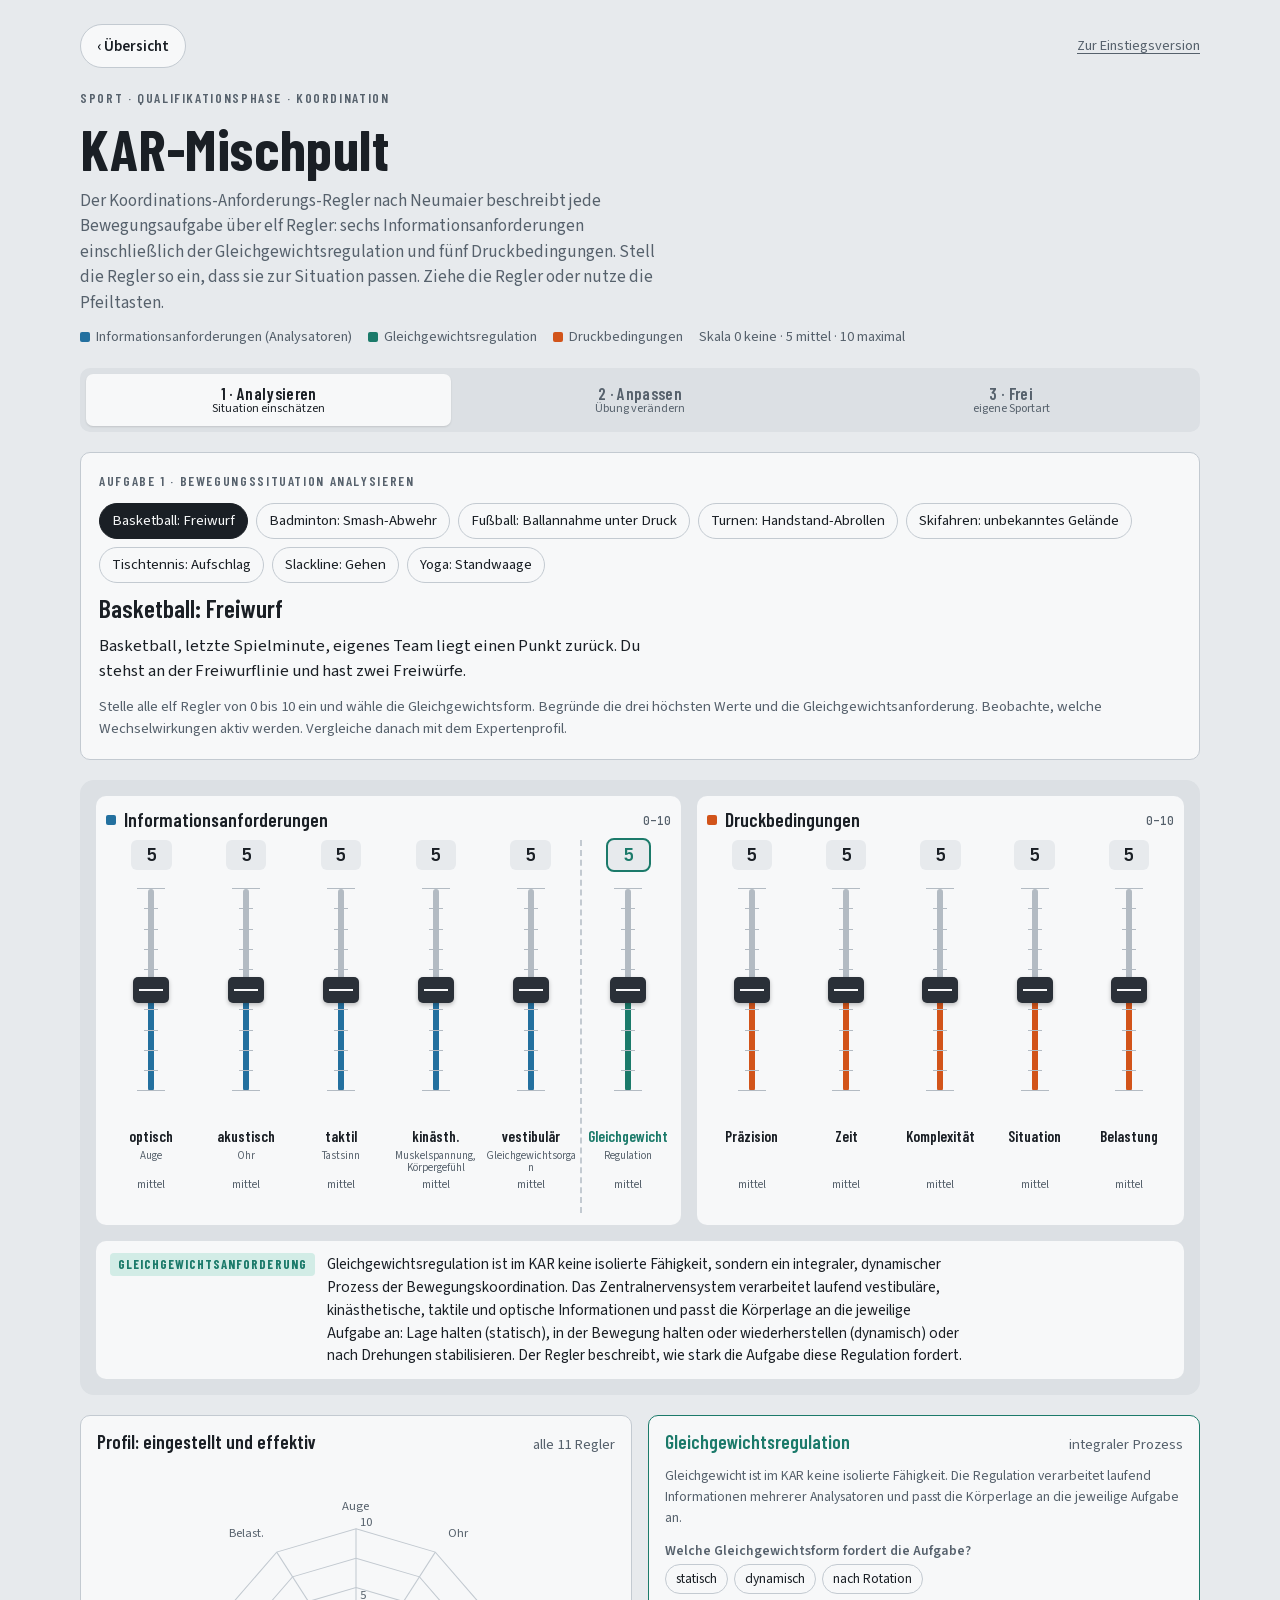
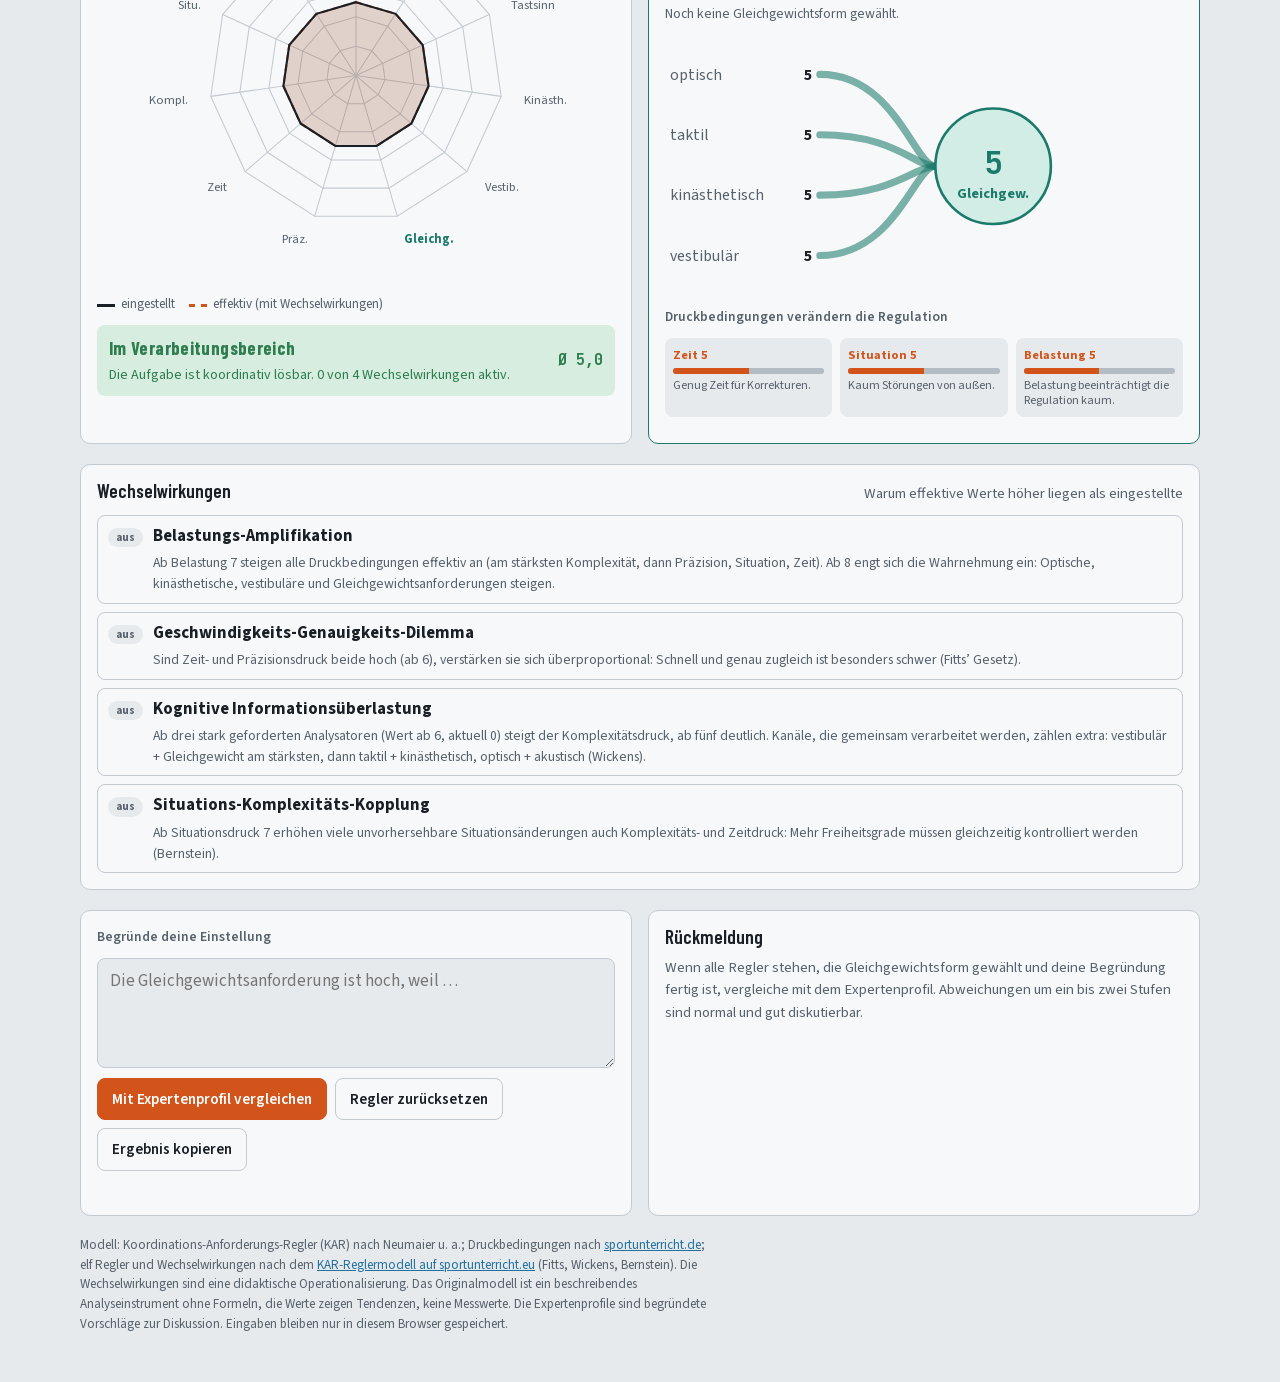
<file: mischpult.html>
<!doctype html><html lang="de"><head><meta charset="utf-8"><meta name=viewport content="width=device-width,initial-scale=1,viewport-fit=cover"><style>:root{color-scheme:light;box-sizing:border-box;padding-top:env(safe-area-inset-top,0px);padding-bottom:env(safe-area-inset-bottom,0px)}html{scroll-padding-top:env(safe-area-inset-top,0px)}body{margin:0;padding:0;font:14px -apple-system,BlinkMacSystemFont,sans-serif;background:#fff;color:#000}img{max-width:100%}[hidden]:not([hidden=until-found i]){display:none!important}</style><meta name="robots" content="noindex, nofollow">
<meta name="theme-color" content="#1D2126">
<meta name="apple-mobile-web-app-capable" content="yes">
<meta name="mobile-web-app-capable" content="yes">
<meta name="apple-mobile-web-app-title" content="KAR-Mischpult">
<meta name="apple-mobile-web-app-status-bar-style" content="black-translucent">
<link rel="manifest" href="manifest.webmanifest">
<link rel="apple-touch-icon" href="icons/apple-touch-icon.png">
<link rel="icon" type="image/png" href="icons/icon-192.png">
<link rel="stylesheet" href="fonts/fonts.css">
</head><body>
<title>KAR-Mischpult</title>
<meta name="claude:viewport-fit-sides" content="cover">
<style>
/* Layout: Mischpult mit 11 Reglern (6 Analysatoren inkl. Gleichgewicht | 5 Druckbedingungen), darunter Auswertung (Radar, Gleichgewichtsregulation, Wechselwirkungen), dann Begründung und Rückmeldung. */
:root {
  --bg: #E7EAED;
  --panel: #F7F8F9;
  --console: #DCE0E4;
  --ink: #1A1F25;
  --muted: #56616C;
  --line: #C3CAD1;
  --rail: #B3BBC3;
  --druck: #D2541A;
  --druck-soft: #F6DCCD;
  --info: #23709F;
  --info-soft: #D2E5F1;
  --gg: #1B7A6A;
  --gg-soft: #D2ECE6;
  --ok: #2E7D4F;
  --ok-soft: #D7EDDF;
  --warn: #9A6A00;
  --warn-soft: #F5E8C4;
  --bad: #B3261E;
  --bad-soft: #F6D6D3;
  --cap: #2A3038;
  --cap-line: #F7F8F9;
  --on-druck: #FFFFFF;
  --display: "Barlow Condensed", "Arial Narrow", Arial, sans-serif;
  --body: "Source Sans 3", "Segoe UI", Arial, sans-serif;
  --mono: "JetBrains Mono", ui-monospace, Menlo, Consolas, monospace;
}
@media (prefers-color-scheme: dark) {
  :root:not([data-theme="light"]) {
    --bg: #14171B; --panel: #1D2126; --console: #252A30; --ink: #E7EAEE; --muted: #9CA6B0;
    --line: #353C44; --rail: #48515B; --druck: #F07A3F; --druck-soft: #4A2A1B; --info: #5FA9DA; --info-soft: #1B3445;
    --gg: #4FC1AC; --gg-soft: #173A34;
    --ok: #6CC48F; --ok-soft: #1D3828; --warn: #E3B341; --warn-soft: #3D3214; --bad: #F08A82; --bad-soft: #45201D;
    --cap: #D9DEE3; --cap-line: #1D2126; --on-druck: #14171B; color-scheme: dark;
  }
}
:root[data-theme="dark"] {
  --bg: #14171B; --panel: #1D2126; --console: #252A30; --ink: #E7EAEE; --muted: #9CA6B0;
  --line: #353C44; --rail: #48515B; --druck: #F07A3F; --druck-soft: #4A2A1B; --info: #5FA9DA; --info-soft: #1B3445;
  --gg: #4FC1AC; --gg-soft: #173A34;
  --ok: #6CC48F; --ok-soft: #1D3828; --warn: #E3B341; --warn-soft: #3D3214; --bad: #F08A82; --bad-soft: #45201D;
  --cap: #D9DEE3; --cap-line: #1D2126; --on-druck: #14171B; color-scheme: dark;
}
* { box-sizing: border-box; }
body {
  background: var(--bg); color: var(--ink); font-family: var(--body); font-size: 17px; line-height: 1.5;
  padding-left: max(16px, env(safe-area-inset-left, 0px)); padding-right: max(16px, env(safe-area-inset-right, 0px));
  padding-block: 24px 48px;
}
.wrap { max-width: 1120px; margin: 0 auto; display: flex; flex-direction: column; gap: 20px; }
h1, h2, h3 { font-family: var(--display); text-wrap: balance; margin: 0; line-height: 1.05; }
h1 { font-size: clamp(2.4rem, 6vw, 3.6rem); font-weight: 700; letter-spacing: 0.01em; }
h2 { font-size: 1.6rem; font-weight: 600; }
h3 { font-size: 1.2rem; font-weight: 600; }
p { margin: 0; }
.eyebrow { font-family: var(--display); font-weight: 600; text-transform: uppercase; letter-spacing: 0.12em; font-size: 0.85rem; color: var(--muted); }
header { display: flex; flex-direction: column; gap: 10px; }
header p.lead { max-width: 72ch; color: var(--muted); }
.legend { display: flex; flex-wrap: wrap; gap: 8px 16px; font-size: 0.9rem; color: var(--muted); }
.legend span { display: inline-flex; align-items: center; gap: 6px; }
.dot { width: 10px; height: 10px; border-radius: 2px; display: inline-block; flex: none; }

/* Modus-Umschalter */
.modes { display: grid; grid-template-columns: repeat(3, minmax(0, 1fr)); gap: 6px; background: var(--console); padding: 6px; border-radius: 10px; }
.modes button { font-family: var(--display); font-weight: 600; font-size: 1.05rem; letter-spacing: 0.02em; border: 0; background: transparent; color: var(--muted); padding: 10px 8px; border-radius: 7px; cursor: pointer; line-height: 1.1; }
.modes button small { display: block; font-family: var(--body); font-weight: 400; font-size: 0.75rem; letter-spacing: 0; }
.modes button[aria-selected="true"] { background: var(--panel); color: var(--ink); box-shadow: 0 1px 2px rgba(0,0,0,0.12); }
button:focus-visible, textarea:focus-visible, input:focus-visible, .track:focus-visible { outline: 3px solid var(--info); outline-offset: 2px; }

/* Auftrag */
.task { background: var(--panel); border: 1px solid var(--line); border-radius: 10px; padding: 18px; display: flex; flex-direction: column; gap: 12px; }
.pick { display: flex; flex-wrap: wrap; gap: 8px; }
.pick button, .chips button { font: inherit; font-size: 0.92rem; border: 1px solid var(--line); background: transparent; color: var(--ink); padding: 6px 12px; border-radius: 999px; cursor: pointer; }
.pick button[aria-pressed="true"] { background: var(--ink); color: var(--panel); border-color: var(--ink); }
.pick button .tick { color: var(--ok); font-weight: 700; }
.pick button[aria-pressed="true"] .tick { color: var(--ok-soft); }
.situation { font-size: 1.05rem; max-width: 72ch; }
.goal { border-left: 4px solid var(--druck); padding: 8px 12px; background: var(--druck-soft); border-radius: 0 6px 6px 0; max-width: 74ch; }
.free-input { display: flex; flex-direction: column; gap: 6px; max-width: 520px; }
label.small, .small-label { font-size: 0.85rem; color: var(--muted); font-weight: 600; }
input[type="text"], textarea { font: inherit; color: var(--ink); background: var(--bg); border: 1px solid var(--line); border-radius: 8px; padding: 10px 12px; width: 100%; }
textarea { min-height: 110px; resize: vertical; }

/* Mischpult */
.console { background: var(--console); border-radius: 14px; padding: 16px; display: grid; grid-template-columns: minmax(0, 6fr) minmax(0, 5fr); gap: 16px; }
.console.mode-b { grid-template-columns: minmax(0, 1.4fr) minmax(0, 5fr); }
.group { background: var(--panel); border-radius: 10px; padding: 14px 10px 12px; display: flex; flex-direction: column; gap: 10px; min-width: 0; }
.group-head { display: flex; justify-content: space-between; align-items: baseline; gap: 8px; flex-wrap: wrap; }
.group-head h3 { display: flex; align-items: center; gap: 8px; }
.group-head .scale { font-family: var(--mono); font-size: 0.72rem; color: var(--muted); }
.faders { display: grid; gap: 4px; }
#faders-info { grid-template-columns: repeat(6, minmax(0, 1fr)); }
#faders-druck { grid-template-columns: repeat(5, minmax(0, 1fr)); }
.mode-b #faders-info { grid-template-columns: minmax(0, 1fr); }
.fader { display: flex; flex-direction: column; align-items: center; gap: 5px; min-width: 0; }
.fader.gg-fader { border-left: 2px dashed var(--line); padding-left: 4px; }
.mode-b .fader.gg-fader { border-left: 0; padding-left: 0; }
.readout { font-family: var(--mono); font-weight: 700; font-size: 1.1rem; min-width: 2.3em; text-align: center; padding: 2px 4px; border-radius: 6px; background: var(--bg); font-variant-numeric: tabular-nums; }
.level { font-size: 0.72rem; color: var(--muted); text-align: center; min-height: 1.2em; line-height: 1.1; }
.eff { font-family: var(--mono); font-size: 0.68rem; font-weight: 700; min-height: 1.3em; text-align: center; font-variant-numeric: tabular-nums; }
.track { position: relative; width: 100%; height: 230px; cursor: grab; touch-action: none; border-radius: 8px; }
.track:active { cursor: grabbing; }
.rail { position: absolute; left: 50%; top: 14px; bottom: 14px; width: 6px; transform: translateX(-50%); background: var(--rail); border-radius: 3px; }
.ghost { position: absolute; left: 50%; bottom: 14px; width: 16px; transform: translateX(-50%); border-radius: 3px; height: calc(var(--epos, 0) * (100% - 28px)); opacity: 0.28; transition: height 0.12s ease; }
.fill { position: absolute; left: 50%; bottom: 14px; width: 6px; transform: translateX(-50%); border-radius: 3px; height: calc(var(--pos) * (100% - 28px)); transition: height 0.12s ease; }
.tickmark { position: absolute; left: 50%; width: 14px; height: 1px; background: var(--rail); transform: translateX(-50%); }
.tickmark.major { width: 28px; }
.cap { position: absolute; left: 50%; width: 36px; height: 26px; transform: translateX(-50%); bottom: calc(var(--pos) * (100% - 28px) + 1px); background: var(--cap); border-radius: 5px; box-shadow: 0 2px 4px rgba(0,0,0,0.25); transition: bottom 0.12s ease; }
.cap::after { content: ""; position: absolute; left: 6px; right: 6px; top: 50%; height: 2px; margin-top: -1px; background: var(--cap-line); }
.marker { position: absolute; left: 2px; right: 2px; height: 0; border-top: 2px dashed var(--ink); bottom: calc(var(--mpos) * (100% - 28px) + 14px); pointer-events: none; }
.marker span { position: absolute; right: -2px; top: -1.25em; font-family: var(--mono); font-size: 0.6rem; font-weight: 700; background: var(--ink); color: var(--panel); padding: 0 4px; border-radius: 3px; }
.fader-name { font-family: var(--display); font-weight: 600; font-size: 0.95rem; text-align: center; line-height: 1.05; hyphens: auto; overflow-wrap: anywhere; }
.fader-sub { font-size: 0.68rem; color: var(--muted); text-align: center; line-height: 1.1; min-height: 2.2em; overflow-wrap: anywhere; }
.info .fill, .info .ghost { background: var(--info); }
.druck .fill, .druck .ghost { background: var(--druck); }
.gg-fader .fill, .gg-fader .ghost { background: var(--gg); }
.gg-fader .fader-name { color: var(--gg); }
.info .eff { color: var(--info); }
.druck .eff { color: var(--druck); }
.gg-fader .eff { color: var(--gg); }
.fader.active .readout { outline: 2px solid currentColor; }
.info .fader.active .readout { color: var(--info); }
.druck .fader.active .readout { color: var(--druck); }
.info .fader.gg-fader.active .readout { color: var(--gg); }
.deviation { font-size: 0.68rem; font-weight: 700; padding: 1px 6px; border-radius: 999px; min-height: 1.4em; }
.dev-0 { background: var(--ok-soft); color: var(--ok); }
.dev-1 { background: var(--warn-soft); color: var(--warn); }
.dev-2 { background: var(--bad-soft); color: var(--bad); }

.explain { grid-column: 1 / -1; background: var(--panel); border-radius: 10px; padding: 12px 14px; display: flex; flex-wrap: wrap; gap: 8px 12px; align-items: flex-start; }
.explain .tag { font-family: var(--display); font-weight: 700; text-transform: uppercase; letter-spacing: 0.08em; font-size: 0.8rem; padding: 2px 8px; border-radius: 4px; flex: none; }
.tag.info { background: var(--info-soft); color: var(--info); }
.tag.druck { background: var(--druck-soft); color: var(--druck); }
.tag.gg { background: var(--gg-soft); color: var(--gg); }
.explain p { max-width: 80ch; font-size: 0.95rem; flex: 1 1 260px; min-width: 0; }

/* Auswertung */
.analysis { display: grid; grid-template-columns: minmax(0, 1fr) minmax(0, 1fr); gap: 16px; }
.card { background: var(--panel); border: 1px solid var(--line); border-radius: 10px; padding: 16px; display: flex; flex-direction: column; gap: 10px; min-width: 0; }
.card-head { display: flex; justify-content: space-between; align-items: baseline; gap: 8px; flex-wrap: wrap; }
.radar-wrap { width: 100%; max-width: 440px; margin: 0 auto; }
.radar-wrap svg { width: 100%; height: auto; display: block; }
.radar-legend { display: flex; flex-wrap: wrap; gap: 6px 14px; font-size: 0.82rem; color: var(--muted); }
.radar-legend i { display: inline-block; width: 18px; height: 0; border-top-width: 3px; border-top-style: solid; vertical-align: middle; margin-right: 6px; }
.svg-label { fill: var(--muted); font-family: var(--body); font-size: 12px; }
.svg-label.strong { fill: var(--ink); font-weight: 700; }
.svg-ring { fill: none; stroke: var(--line); stroke-width: 1; }
.svg-axis { stroke: var(--line); stroke-width: 1; }
.poly-set { fill: var(--ink); fill-opacity: 0.08; stroke: var(--ink); stroke-width: 2; }
.poly-eff { fill: var(--druck); fill-opacity: 0.14; stroke: var(--druck); stroke-width: 2; stroke-dasharray: 6 4; }
.poly-exp { fill: none; stroke: var(--gg); stroke-width: 2.5; stroke-dasharray: 2 4; stroke-linecap: round; }
.status { display: flex; gap: 10px; align-items: center; padding: 10px 12px; border-radius: 8px; font-size: 0.95rem; }
.status b { font-family: var(--display); font-size: 1.15rem; letter-spacing: 0.02em; }
.status.s-ok { background: var(--ok-soft); color: var(--ok); }
.status.s-warn { background: var(--warn-soft); color: var(--warn); }
.status.s-bad { background: var(--bad-soft); color: var(--bad); }
.status .meter { font-family: var(--mono); font-weight: 700; font-variant-numeric: tabular-nums; margin-left: auto; white-space: nowrap; }
.rules { list-style: none; padding: 0; margin: 0; display: flex; flex-direction: column; gap: 8px; }
.rules li { display: grid; grid-template-columns: auto minmax(0, 1fr); gap: 4px 10px; align-items: baseline; padding: 8px 10px; border-radius: 8px; border: 1px solid var(--line); }
.rules li.on { border-color: var(--druck); background: var(--druck-soft); }
.rules li .badge { grid-row: span 2; }
.rules li .r-name { font-weight: 700; }
.rules li .r-text { font-size: 0.86rem; color: var(--muted); grid-column: 2; }
.rules li.on .r-text { color: var(--ink); }
.badge { font-size: 0.72rem; font-weight: 700; padding: 1px 8px; border-radius: 999px; flex: none; text-align: center; }
.badge.ok { background: var(--ok-soft); color: var(--ok); }
.badge.no { background: var(--bad-soft); color: var(--bad); }
.badge.off { background: var(--bg); color: var(--muted); }
.badge.act { background: var(--druck); color: var(--on-druck); }

/* Gleichgewichtsregulation */
.gg-card { border-color: var(--gg); }
.gg-card h3 { color: var(--gg); }
.chips { display: flex; flex-wrap: wrap; gap: 6px; }
.chips button { font-size: 0.85rem; padding: 4px 10px; }
.chips button[aria-pressed="true"] { background: var(--gg); border-color: var(--gg); color: var(--panel); }
.chips button:disabled { cursor: default; }
.form-hint { font-size: 0.86rem; color: var(--muted); }
.gg-svg { width: 100%; max-width: 420px; height: auto; display: block; }
.flow { stroke: var(--gg); fill: none; stroke-linecap: round; }
.node { fill: var(--gg-soft); stroke: var(--gg); stroke-width: 2; }
.node-val { fill: var(--gg); font-family: var(--mono); font-weight: 700; font-size: 24px; }
.node-sub { fill: var(--gg); font-family: var(--body); font-size: 11px; font-weight: 700; }
.mods { display: grid; grid-template-columns: repeat(3, minmax(0, 1fr)); gap: 8px; }
.mod { background: var(--bg); border-radius: 8px; padding: 8px; display: flex; flex-direction: column; gap: 4px; min-width: 0; }
.mod .m-name { font-size: 0.78rem; font-weight: 700; color: var(--druck); }
.mod .m-bar { height: 6px; border-radius: 3px; background: var(--rail); overflow: hidden; }
.mod .m-bar span { display: block; height: 100%; background: var(--druck); }
.mod .m-text { font-size: 0.76rem; color: var(--muted); line-height: 1.25; }
.hints { list-style: none; padding: 0; margin: 0; display: flex; flex-direction: column; gap: 6px; }
.hints li { font-size: 0.88rem; padding: 6px 10px; border-radius: 6px; background: var(--warn-soft); color: var(--ink); border-left: 3px solid var(--warn); }

/* Antwort und Rückmeldung */
.work { display: grid; grid-template-columns: minmax(0, 1fr) minmax(0, 1fr); gap: 16px; }
.actions { display: flex; flex-wrap: wrap; gap: 8px; }
.btn { font: inherit; font-weight: 600; font-size: 0.95rem; border-radius: 8px; padding: 9px 14px; cursor: pointer; border: 1px solid var(--line); background: transparent; color: var(--ink); }
.btn.primary { background: var(--druck); border-color: var(--druck); color: var(--on-druck); }
.feedback { display: flex; flex-direction: column; gap: 10px; }
.score { font-family: var(--display); font-size: 1.5rem; font-weight: 700; }
.checklist { list-style: none; padding: 0; margin: 0; display: flex; flex-direction: column; gap: 6px; }
.checklist li { display: flex; gap: 8px; align-items: baseline; }
.solution { background: var(--bg); border-radius: 8px; padding: 12px; font-size: 0.95rem; display: flex; flex-direction: column; gap: 6px; }
.solution b { font-family: var(--display); font-size: 1.05rem; letter-spacing: 0.02em; }
.muted { color: var(--muted); font-size: 0.92rem; }
.toast { font-size: 0.85rem; color: var(--ok); min-height: 1.3em; }
.source { font-size: 0.82rem; color: var(--muted); max-width: 90ch; }
.source a { color: var(--info); }

@media (max-width: 900px) {
  .console, .console.mode-b, .work, .analysis { grid-template-columns: minmax(0, 1fr); }
}
@media (max-width: 480px) {
  body { font-size: 16px; }
  .track { height: 200px; }
  .cap { width: 28px; }
  .fader-name { font-size: 0.8rem; }
  .fader-sub { font-size: 0.6rem; }
  .readout { font-size: 0.95rem; }
  .modes button { font-size: 0.95rem; padding: 8px 4px; }
  .modes button small { display: none; }
  .mods { grid-template-columns: minmax(0, 1fr); }
}
@media (prefers-reduced-motion: reduce) { .cap, .fill, .ghost { transition: none; } }
</style>

<style>
.app-bar { display: flex; align-items: center; justify-content: space-between; gap: 12px; }
.app-back { display: inline-flex; align-items: center; gap: 6px; min-height: 44px; padding: 8px 16px; border-radius: 999px; border: 1px solid var(--line); background: var(--panel); color: var(--ink); font-weight: 600; text-decoration: none; font-size: 0.95rem; }
.app-back:active { background: var(--console); }
.app-switch { color: var(--muted); font-size: 0.9rem; text-decoration: underline; text-underline-offset: 3px; min-height: 44px; display: inline-flex; align-items: center; }
</style>
<div class="wrap" lang="de">
  <div class="app-bar"><a class="app-back" href="./">‹ Übersicht</a><a class="app-switch" href="einstieg.html">Zur Einstiegsversion</a></div>
  <header>
    <span class="eyebrow">Sport · Qualifikationsphase · Koordination</span>
    <h1>KAR-Mischpult</h1>
    <p class="lead">Der Koordinations-Anforderungs-Regler nach Neumaier beschreibt jede Bewegungsaufgabe über elf Regler: sechs Informationsanforderungen einschließlich der Gleichgewichtsregulation und fünf Druckbedingungen. Stell die Regler so ein, dass sie zur Situation passen. Ziehe die Regler oder nutze die Pfeiltasten.</p>
    <div class="legend">
      <span><i class="dot" style="background:var(--info)"></i>Informationsanforderungen (Analysatoren)</span>
      <span><i class="dot" style="background:var(--gg)"></i>Gleichgewichtsregulation</span>
      <span><i class="dot" style="background:var(--druck)"></i>Druckbedingungen</span>
      <span>Skala 0 keine · 5 mittel · 10 maximal</span>
    </div>
  </header>

  <nav class="modes" role="tablist" aria-label="Arbeitsmodus">
    <button role="tab" id="tab-a" data-mode="a" aria-selected="true">1 · Analysieren<small>Situation einschätzen</small></button>
    <button role="tab" id="tab-b" data-mode="b" aria-selected="false">2 · Anpassen<small>Übung verändern</small></button>
    <button role="tab" id="tab-c" data-mode="c" aria-selected="false">3 · Frei<small>eigene Sportart</small></button>
  </nav>

  <section class="task" id="task" aria-live="polite"></section>

  <section class="console" id="console" aria-label="Mischpult">
    <div class="group info" id="group-info">
      <div class="group-head"><h3 id="info-title"><i class="dot" style="background:var(--info)"></i>Informationsanforderungen</h3><span class="scale">0–10</span></div>
      <div class="faders" id="faders-info"></div>
    </div>
    <div class="group druck" id="group-druck">
      <div class="group-head"><h3><i class="dot" style="background:var(--druck)"></i>Druckbedingungen</h3><span class="scale">0–10</span></div>
      <div class="faders" id="faders-druck"></div>
    </div>
    <div class="explain" id="explain"></div>
  </section>

  <section class="analysis" aria-label="Auswertung">
    <div class="card">
      <div class="card-head"><h3>Profil: eingestellt und effektiv</h3><span class="muted" id="radar-note"></span></div>
      <div class="radar-wrap" id="radar"></div>
      <div class="radar-legend" id="radar-legend"></div>
      <div class="status" id="status"></div>
    </div>
    <div class="card gg-card">
      <div class="card-head"><h3>Gleichgewichtsregulation</h3><span class="muted">integraler Prozess</span></div>
      <p class="form-hint">Gleichgewicht ist im KAR keine isolierte Fähigkeit. Die Regulation verarbeitet laufend Informationen mehrerer Analysatoren und passt die Körperlage an die jeweilige Aufgabe an.</p>
      <div><span class="small-label" id="form-label">Welche Gleichgewichtsform fordert die Aufgabe?</span>
        <div class="chips" id="forms" role="group" aria-labelledby="form-label"></div></div>
      <p class="form-hint" id="form-desc"></p>
      <svg class="gg-svg" id="gg-svg" viewBox="0 0 320 200" role="img" aria-label="Zuflüsse der Analysatoren zur Gleichgewichtsregulation"></svg>
      <span class="small-label">Druckbedingungen verändern die Regulation</span>
      <div class="mods" id="mods"></div>
      <ul class="hints" id="hints"></ul>
    </div>
  </section>

  <section class="card" aria-label="Wechselwirkungen">
    <div class="card-head"><h3>Wechselwirkungen</h3><span class="muted">Warum effektive Werte höher liegen als eingestellte</span></div>
    <ul class="rules" id="rules"></ul>
  </section>

  <section class="work">
    <div class="card">
      <label class="small" for="notes" id="notes-label">Begründe deine Einstellung</label>
      <textarea id="notes" placeholder=""></textarea>
      <div class="actions" id="actions"></div>
      <div class="toast" id="toast" role="status"></div>
    </div>
    <div class="card feedback" id="feedback"></div>
  </section>

  <p class="source">Modell: Koordinations-Anforderungs-Regler (KAR) nach Neumaier u. a.; Druckbedingungen nach <a href="https://www.sportunterricht.de/lksport/karmodell-2.html" target="_blank" rel="noopener">sportunterricht.de</a>; elf Regler und Wechselwirkungen nach dem <a href="https://sportunterricht.eu/kar-reglermodell/" target="_blank" rel="noopener">KAR-Reglermodell auf sportunterricht.eu</a> (Fitts, Wickens, Bernstein). Die Wechselwirkungen sind eine didaktische Operationalisierung. Das Originalmodell ist ein beschreibendes Analyseinstrument ohne Formeln, die Werte zeigen Tendenzen, keine Messwerte. Die Expertenprofile sind begründete Vorschläge zur Diskussion. Eingaben bleiben nur in diesem Browser gespeichert.</p>
</div>

<script>
(function () {
  "use strict";
  function lvl(v) { return v === 0 ? "keine" : v <= 2 ? "sehr gering" : v <= 4 ? "gering" : v === 5 ? "mittel" : v <= 7 ? "hoch" : v <= 9 ? "sehr hoch" : "maximal"; }
  function de(x) { return (Math.round(x * 10) / 10).toFixed(1).replace(".", ","); }

  var FADERS = [
    { id: "opt", group: "info", name: "optisch", sub: "Auge", short: "Auge", desc: "Informationen über das Sehen: Ball, Mitspieler, Gegner, Ziel, Raum, Gelände und Fixpunkte." },
    { id: "aku", group: "info", name: "akustisch", sub: "Ohr", short: "Ohr", desc: "Informationen über das Hören: Zurufe, Pfiff, Ball- und Schlaggeräusch, Musik und Rhythmus." },
    { id: "tak", group: "info", name: "taktil", sub: "Tastsinn", short: "Tastsinn", desc: "Informationen über die Haut: Ballkontakt, Griff am Gerät, Druckverteilung unter der Fußsohle." },
    { id: "kin", group: "info", name: "kinästh.", full: "kinästhetisch", sub: "Muskelspannung, Körpergefühl", short: "Kinästh.", desc: "Informationen aus Muskeln, Sehnen und Gelenken: Muskelspannung, Gelenkstellung und Körpergefühl während der Bewegung." },
    { id: "ves", group: "info", name: "vestibulär", sub: "Gleichgewichtsorgan", short: "Vestib.", desc: "Informationen aus dem Gleichgewichtsorgan im Innenohr: Lage des Kopfes im Raum, Drehungen und Beschleunigungen." },
    { id: "gg", group: "info", gg: true, name: "Gleichgewicht", full: "Gleichgewichtsanforderung", sub: "Regulation", short: "Gleichg.", desc: "Gleichgewichtsregulation ist im KAR keine isolierte Fähigkeit, sondern ein integraler, dynamischer Prozess der Bewegungskoordination. Das Zentralnervensystem verarbeitet laufend vestibuläre, kinästhetische, taktile und optische Informationen und passt die Körperlage an die jeweilige Aufgabe an: Lage halten (statisch), in der Bewegung halten oder wiederherstellen (dynamisch) oder nach Drehungen stabilisieren. Der Regler beschreibt, wie stark die Aufgabe diese Regulation fordert." },
    { id: "P", group: "druck", name: "Präzision", full: "Präzisionsdruck", short: "Präz.", desc: "Anforderungen an die Bewegungsgenauigkeit. Ergebnisgenauigkeit (z. B. Zielpräzision beim Wurf oder Zuspiel) und Verlaufsgenauigkeit (z. B. saubere Ausführung im Turnen)." },
    { id: "Z", group: "druck", name: "Zeit", full: "Zeitdruck", short: "Zeit", desc: "Anforderungen an die verfügbare Bewegungszeit bzw. die Geschwindigkeit. Je schneller, desto eher leidet die Genauigkeit (Geschwindigkeits-Genauigkeits-Kompromiss). Auch schnelle Reaktionen gehören dazu." },
    { id: "K", group: "druck", name: "Komplexität", full: "Komplexitätsdruck", short: "Kompl.", desc: "Anforderungen an gleichzeitige (Simultankoordination) und aufeinanderfolgende Bewegungsteile (Sukzessivkoordination) sowie an Umfang und Kopplung der beteiligten Muskelgruppen." },
    { id: "S", group: "druck", name: "Situation", full: "Situationsdruck", short: "Situ.", desc: "Anforderungen an Variabilität (statisch oder dynamisch) und Komplexität der Situation, also den Umfang der Informationen, die gleichzeitig beachtet werden müssen." },
    { id: "B", group: "druck", name: "Belastung", full: "Belastungsdruck", short: "Belast.", desc: "Anforderungen aus physischer (Kraft, Ausdauer, Ermüdung) und psychischer Belastung (Konzentration, Wille, Motivation, Angst, Wettkampfdruck)." }
  ];
  var ALL = FADERS.map(function (f) { return f.id; });
  var ANALYZERS = ["opt", "aku", "tak", "kin", "ves", "gg"];
  var DRUCK = ["P", "Z", "K", "S", "B"];
  var byId = {}; FADERS.forEach(function (f) { byId[f.id] = f; });
  function fullName(id) { return byId[id].full || byId[id].name; }

  var FORMS = [
    { id: "statisch", name: "statisch", desc: "Statisch: eine Körperlage halten, z. B. Standwaage, Handstand, Zielen im Stand." },
    { id: "dynamisch", name: "dynamisch", desc: "Dynamisch: das Gleichgewicht in der Bewegung halten oder nach Störungen wiederherstellen, z. B. Slackline, Skifahren, Zweikampf." },
    { id: "rotation", name: "nach Rotation", desc: "Nach Rotationen: den Körper nach Drehungen stabilisieren, z. B. Landung nach Salto oder Schraube, Abrollen." }
  ];
  var formById = {}; FORMS.forEach(function (f) { formById[f.id] = f; });

  var SCEN = [
    { id: "freiwurf", title: "Basketball: Freiwurf", text: "Basketball, letzte Spielminute, eigenes Team liegt einen Punkt zurück. Du stehst an der Freiwurflinie und hast zwei Freiwürfe.",
      expert: { opt: 8, aku: 1, tak: 6, kin: 8, ves: 2, gg: 3, P: 10, Z: 3, K: 4, S: 1, B: 8 }, forms: ["statisch"],
      why: "Präzision maximal (10): Der Ball muss in den Korb. Zeitdruck gering (3), es gibt fünf Sekunden und keinen Gegner. Komplexität gering (4), die Wurfbewegung ist eingeschliffen. Situation statisch (1). Belastung sehr hoch (8): Ermüdung am Spielende und großer psychischer Druck. Optisch (Korb) und kinästhetisch (Wurfgefühl) sind entscheidend. Gleichgewicht gering (3, statisch): stabiler Stand auf beiden Beinen." },
    { id: "smash", title: "Badminton: Smash-Abwehr", text: "Badminton-Einzel. Die Gegnerin schlägt einen Smash auf deine Rückhandseite. Du willst den Ball kontrolliert ins Feld zurückspielen.",
      expert: { opt: 10, aku: 4, tak: 4, kin: 6, ves: 6, gg: 7, P: 8, Z: 10, K: 6, S: 8, B: 6 }, forms: ["dynamisch"],
      why: "Zeitdruck maximal (10): Der Federball ist sehr schnell. Präzision sehr hoch (8), Situation sehr hoch (8), Richtung und Tempo sind schwer vorhersehbar. Komplexität hoch (6): Ausfallschritt und Schlag werden gekoppelt. Optisch maximal (10), akustisch hilft das Schlaggeräusch (4). Gleichgewicht hoch (7, dynamisch): Im weiten Ausfallschritt muss die Balance gehalten und für den Rückweg sofort wiederhergestellt werden." },
    { id: "fussball", title: "Fußball: Ballannahme unter Druck", text: "Fußball, 11 gegen 11. Du bekommst im Mittelfeld einen flachen Pass, ein Gegenspieler läuft von hinten an. Du nimmst den Ball an und spielst sofort weiter.",
      expert: { opt: 10, aku: 6, tak: 8, kin: 8, ves: 5, gg: 7, P: 7, Z: 9, K: 7, S: 10, B: 7 }, forms: ["dynamisch"],
      why: "Situationsdruck maximal (10), Zeitdruck sehr hoch (9): viele Informationen, wenig Zeit. Komplexität hoch (7): Annahme, Drehung und Pass werden verkettet. Präzision hoch (7), Belastung hoch (7) durch Zweikampf und Ermüdung. Optisch maximal, akustisch durch Zurufe (6), taktil beim Ballkontakt (8). Gleichgewicht hoch (7, dynamisch): Drehung mit Ball und Körperkontakt stören die Balance. Achte auf die Wechselwirkungen: Hier steigen die effektiven Werte deutlich." },
    { id: "handstand", title: "Turnen: Handstand-Abrollen", text: "Gerätturnen am Boden. Du turnst einen Handstand, hältst ihn kurz und rollst dann kontrolliert vorwärts ab.",
      expert: { opt: 3, aku: 0, tak: 6, kin: 10, ves: 9, gg: 9, P: 8, Z: 1, K: 6, S: 1, B: 4 }, forms: ["statisch", "rotation"],
      why: "Präzision sehr hoch (8), hier als Verlaufsgenauigkeit. Kaum Zeitdruck (1). Komplexität hoch (6): Handstand und Abrollen werden verkettet. Situation statisch (1). Belastung gering (4), vor allem psychisch (Mut). Optisch kaum (3), im Handstand sieht man wenig. Kinästhetisch maximal (10), vestibulär sehr hoch (9). Gleichgewicht sehr hoch (9): im Handstand statisch halten, beim Abrollen nach der Rotation wieder stabilisieren." },
    { id: "ski", title: "Skifahren: unbekanntes Gelände", text: "Skifahren bei Nebel auf einer unbekannten, buckeligen Piste am Ende eines langen Skitages.",
      expert: { opt: 9, aku: 1, tak: 6, kin: 8, ves: 9, gg: 10, P: 5, Z: 6, K: 6, S: 10, B: 8 }, forms: ["dynamisch"],
      why: "Situationsdruck maximal (10): unvorhersehbares Gelände und schlechte Sicht. Belastung sehr hoch (8) durch Ermüdung, Kälte und Unsicherheit. Zeit- und Komplexitätsdruck hoch (6), Präzision mittel (5). Optisch sehr wichtig (9), obwohl die Sicht schlecht ist. Vestibulär (9) und kinästhetisch (8) zentral, taktil über die Fußsohlen (6). Gleichgewicht maximal (10, dynamisch): Buckel stören die Balance ständig, sie muss laufend wiederhergestellt werden." },
    { id: "tt", title: "Tischtennis: Aufschlag", text: "Tischtennis-Match. Du spielst einen kurzen Unterschnitt-Aufschlag, der zweimal auf der gegnerischen Hälfte aufspringen soll.",
      expert: { opt: 6, aku: 2, tak: 8, kin: 9, ves: 1, gg: 2, P: 10, Z: 3, K: 8, S: 1, B: 3 }, forms: ["statisch"],
      why: "Präzision maximal (10): Platzierung, Länge und Netzhöhe müssen stimmen. Komplexität sehr hoch (8): Ballwurf, Schlägerhaltung und Schnitt laufen fein abgestimmt ab. Situation (1) und Zeit (3) gering, der Aufschlag ist selbst bestimmt. Kinästhetisch (9) und taktil (8, Schlägergefühl) sind die wichtigsten Informationsquellen. Gleichgewicht sehr gering (2, statisch): sicherer Stand." },
    { id: "slackline", title: "Slackline: Gehen", text: "Du gehst langsam über eine 5 m lange Slackline in Kniehöhe, ohne Hilfestellung.",
      expert: { opt: 6, aku: 0, tak: 8, kin: 9, ves: 9, gg: 10, P: 7, Z: 2, K: 5, S: 4, B: 5 }, forms: ["dynamisch"],
      why: "Gleichgewicht maximal (10, dynamisch): Die schwingende Leine verlangt ständige Ausgleichsbewegungen. Vestibulär (9), kinästhetisch (9) und taktil über die Fußsohle (8) liefern die nötigen Informationen. Optisch hoch (6): Der Blick auf einen festen Punkt am Ende hilft. Präzision hoch (7): Fuß genau auf die Leine setzen. Zeitdruck gering (2), du bestimmst das Tempo. Situation gering (4): Die Leine reagiert auf jede Bewegung. Belastung mittel (5), vor allem Konzentration." },
    { id: "standwaage", title: "Yoga: Standwaage", text: "Du hältst eine Standwaage auf dem rechten Bein 20 Sekunden lang ruhig, Arme nach vorn gestreckt.",
      expert: { opt: 5, aku: 0, tak: 7, kin: 9, ves: 6, gg: 9, P: 7, Z: 0, K: 3, S: 0, B: 4 }, forms: ["statisch"],
      why: "Gleichgewicht sehr hoch (9, statisch): auf einem Bein die Lage halten. Kinästhetisch sehr hoch (9) für Körperspannung und Gelenkstellung, taktil über die Fußsohle (7), vestibulär hoch (6). Optisch mittel (5): Ein Fixpunkt stabilisiert. Präzision hoch (7, Verlaufsgenauigkeit). Kein Zeit- (0) und kein Situationsdruck (0). Komplexität gering (3). Belastung gering (4): Haltekraft und Konzentration." }
  ];

  var TASKS = [
    { id: "standwaage", title: "Standwaage: Gleichgewicht", start: { gg: 6, P: 5, Z: 0, K: 3, S: 0, B: 3 }, form: "statisch",
      base: "Ausgangsübung: Standwaage auf dem Hallenboden, Augen offen, 10 Sekunden halten.",
      goal: "Erhöhe die Gleichgewichtsanforderung auf mindestens 8. Der Zeitdruck bleibt 0, die Komplexität steigt höchstens um 1.",
      checks: [ function (v) { return [v.gg >= 8, "Gleichgewicht mindestens 8"]; }, function (v) { return [v.Z === 0, "Zeitdruck bleibt 0"]; }, function (v) { return [v.K <= 4, "Komplexität höchstens 4"]; } ],
      idea: "Standwaage mit geschlossenen Augen oder auf einem Balancekissen bzw. einer Weichbodenmatte. Ohne optische Kontrolle oder auf instabiler Unterlage muss die Regulation stärker über vestibuläre, kinästhetische und taktile Informationen laufen. Das zeigt: Gleichgewicht ist ein Zusammenspiel mehrerer Analysatoren." },
    { id: "clear", title: "Badminton: Clear", start: { gg: 4, P: 6, Z: 4, K: 4, S: 2, B: 2 }, form: "dynamisch",
      base: "Ausgangsübung: A spielt B hoch in die Hinterfeldmitte zu. B steht dort und spielt einen Clear zurück.",
      goal: "Die Übung soll spielnäher werden. Erhöhe den Zeit- und den Situationsdruck. Der Präzisionsdruck soll gleich bleiben.",
      checks: [ function (v) { return [v.Z > 4, "Zeitdruck erhöht"]; }, function (v) { return [v.S > 2, "Situationsdruck erhöht"]; }, function (v) { return [v.P === 6, "Präzisionsdruck unverändert (6)"]; } ],
      idea: "A variiert Länge und Seite der Zuspiele (Situation). B läuft nach jedem Clear zurück in die Feldmitte (Zeit). Die Zielzone bleibt gleich groß (Präzision). Durch das Umlaufen steigt auch die dynamische Gleichgewichtsanforderung." },
    { id: "korbleger", title: "Basketball: Korbleger", start: { gg: 5, P: 6, Z: 4, K: 8, S: 2, B: 4 }, form: "dynamisch",
      base: "Ausgangsübung: Korbleger nach Dribbling von der Mittellinie, ohne Gegner.",
      goal: "Für Anfängerinnen und Anfänger vereinfachen. Senke den Komplexitätsdruck. Kein anderer Regler darf steigen.",
      checks: [ function (v) { return [v.K < 8, "Komplexitätsdruck gesenkt"]; }, function (v) { return [v.P <= 6 && v.Z <= 4 && v.S <= 2 && v.B <= 4 && v.gg <= 5, "Kein anderer Regler höher als vorher"]; } ],
      idea: "Korbleger ohne Dribbling aus zwei Schritten, Ball in der Hand. Schrittfolge über Bodenmarkierungen vorgeben, erst danach mit einem Dribbling ergänzen." },
    { id: "pritschen", title: "Volleyball: Pritschen", start: { gg: 3, P: 6, Z: 4, K: 4, S: 4, B: 2 }, form: "dynamisch",
      base: "Ausgangsübung: Vier Spielerinnen pritschen sich im Kreis den Ball zu.",
      goal: "Mehr Wettkampfnähe: Erhöhe den Belastungsdruck auf mindestens 6. Der Präzisionsdruck bleibt gleich.",
      checks: [ function (v) { return [v.B >= 6, "Belastungsdruck mindestens 6"]; }, function (v) { return [v.P === 6, "Präzisionsdruck unverändert (6)"]; } ],
      idea: "Vor jedem Durchgang 30 Sekunden Steigerungsläufe (physisch). Wettbewerb zwischen Gruppen: Welche Gruppe schafft die meisten Kontakte ohne Bodenberührung? (psychisch). Bei Belastung ab 7 zeigt das Mischpult, wie die anderen Druckbedingungen effektiv mitsteigen." },
    { id: "passen", title: "Fußball: Passen", start: { gg: 2, P: 6, Z: 4, K: 4, S: 2, B: 2 }, form: "dynamisch",
      base: "Ausgangsübung: Zwei Spieler passen sich im Stand über 10 m den Ball zu.",
      goal: "Daraus eine Spielform entwickeln: Situationsdruck auf mindestens 8, Zeitdruck auf mindestens 7, Komplexität erhöhen.",
      checks: [ function (v) { return [v.S >= 8, "Situationsdruck mindestens 8"]; }, function (v) { return [v.Z >= 7, "Zeitdruck mindestens 7"]; }, function (v) { return [v.K > 4, "Komplexitätsdruck erhöht"]; } ],
      idea: "3 gegen 1 im Feld von 10 × 10 m, höchstens zwei Kontakte. Die Annahme erfolgt in die Bewegung, der Pass muss den Verteidiger überspielen." },
    { id: "rolle", title: "Turnen: Rolle vorwärts", start: { gg: 5, P: 4, Z: 0, K: 4, S: 0, B: 2 }, form: "rotation",
      base: "Ausgangsübung: Rolle vorwärts auf der Weichbodenmatte aus der Hocke.",
      goal: "Differenzierung für Leistungsstarke: Präzisions- und Komplexitätsdruck erhöhen, ohne Zeitdruck.",
      checks: [ function (v) { return [v.P > 4, "Präzisionsdruck erhöht"]; }, function (v) { return [v.K > 4, "Komplexitätsdruck erhöht"]; }, function (v) { return [v.Z === 0, "Zeitdruck bleibt 0"]; } ],
      idea: "Rolle vorwärts aus dem Stand in den Strecksprung mit halber Drehung, Landung in einer markierten Zone auf der Turnmatte. Nach der Drehung steigt auch die Gleichgewichtsanforderung (Stabilisieren nach Rotation)." }
  ];

  /* Wechselwirkungen nach dem KAR-Reglermodell (sportunterricht.eu), didaktische Näherung */
  function compute(v) {
    var e = {}; ALL.forEach(function (id) { e[id] = v[id]; });
    var rules = [];
    var b = v.B, r1 = b >= 7;
    if (r1) {
      var d = b - 6;
      e.K += 0.30 * d; e.P += 0.26 * d; e.S += 0.22 * d; e.Z += 0.20 * d;
      if (b >= 8) ["opt", "kin", "ves", "gg"].forEach(function (id) { e[id] += 0.25 * (b - 7); });
    }
    rules.push({ name: "Belastungs-Amplifikation", on: r1, text: "Ab Belastung 7 steigen alle Druckbedingungen effektiv an (am stärksten Komplexität, dann Präzision, Situation, Zeit). Ab 8 engt sich die Wahrnehmung ein: Optische, kinästhetische, vestibuläre und Gleichgewichtsanforderungen steigen." });
    var r2 = v.Z >= 6 && v.P >= 6;
    if (r2) { var m = (v.Z - 5) * (v.P - 5); e.P += 0.06 * m; e.Z += 0.04 * m; }
    rules.push({ name: "Geschwindigkeits-Genauigkeits-Dilemma", on: r2, text: "Sind Zeit- und Präzisionsdruck beide hoch (ab 6), verstärken sie sich überproportional: Schnell und genau zugleich ist besonders schwer (Fitts’ Gesetz)." });
    var active = ANALYZERS.filter(function (id) { return v[id] >= 6; });
    var n = active.length, r3 = n >= 3;
    if (r3) {
      e.K += 0.3 * (n - 2); if (n > 4) e.K += 0.4 * (n - 4);
      if (v.tak >= 6 && v.kin >= 6) e.K += 0.35;
      if (v.ves >= 6 && v.gg >= 6) e.K += 0.45;
      if (v.opt >= 6 && v.aku >= 6) e.K += 0.15;
    }
    rules.push({ name: "Kognitive Informationsüberlastung", on: r3, text: "Ab drei stark geforderten Analysatoren (Wert ab 6, aktuell " + n + ") steigt der Komplexitätsdruck, ab fünf deutlich. Kanäle, die gemeinsam verarbeitet werden, zählen extra: vestibulär + Gleichgewicht am stärksten, dann taktil + kinästhetisch, optisch + akustisch (Wickens)." });
    var r4 = v.S >= 7;
    if (r4) { e.K += 0.25 * (v.S - 4); e.Z += 0.20 * Math.max(0, v.S - 6); }
    rules.push({ name: "Situations-Komplexitäts-Kopplung", on: r4, text: "Ab Situationsdruck 7 erhöhen viele unvorhersehbare Situationsänderungen auch Komplexitäts- und Zeitdruck: Mehr Freiheitsgrade müssen gleichzeitig kontrolliert werden (Bernstein)." });
    ALL.forEach(function (id) { e[id] = Math.min(10, e[id]); });
    var mean = DRUCK.reduce(function (s, id) { return s + e[id]; }, 0) / DRUCK.length;
    var count = rules.filter(function (r) { return r.on; }).length;
    var status = mean >= 8.5 ? "bad" : mean >= 7.5 ? "warn" : "ok";
    return { e: e, rules: rules, mean: mean, count: count, status: status, n: n };
  }

  var KEY = "kar-mischpult-v2";
  var state = { mode: "a", scen: 0, task: 0, vals: {}, forms: {}, notes: {}, done: {}, sport: "" };
  try { var saved = JSON.parse(localStorage.getItem(KEY) || "null"); if (saved && typeof saved === "object") { for (var k in saved) state[k] = saved[k]; } } catch (e) {}
  if (state.scen >= SCEN.length) state.scen = 0; if (state.task >= TASKS.length) state.task = 0;
  function save() { try { localStorage.setItem(KEY, JSON.stringify(state)); } catch (e) {} }

  function ctxKey() { return state.mode === "a" ? "a:" + SCEN[state.scen].id : state.mode === "b" ? "b:" + TASKS[state.task].id : "c"; }
  function current() {
    var k = ctxKey();
    if (!state.vals[k]) {
      var v = {};
      ALL.forEach(function (id) { v[id] = 5; });
      if (state.mode === "b") { ANALYZERS.forEach(function (id) { v[id] = 3; }); var s = TASKS[state.task].start; for (var id in s) v[id] = s[id]; }
      state.vals[k] = v;
    }
    return state.vals[k];
  }
  function currentForm() { return state.mode === "b" ? TASKS[state.task].form : (state.forms[ctxKey()] || null); }
  function visibleIds() { return state.mode === "b" ? ["gg"].concat(DRUCK) : ALL; }

  var $ = function (id) { return document.getElementById(id); };
  var faderEls = {};
  var activeId = "gg";

  function buildFaders() {
    FADERS.forEach(function (f) {
      var col = document.createElement("div"); col.className = "fader" + (f.gg ? " gg-fader" : "");
      var ticks = "";
      for (var i = 0; i <= 10; i++) ticks += '<div class="tickmark' + (i % 5 === 0 ? " major" : "") + '" style="bottom:calc(' + (i / 10) + ' * (100% - 28px) + 14px)"></div>';
      col.innerHTML = '<div class="readout" aria-hidden="true">5</div>' +
        '<div class="track" tabindex="0" role="slider" aria-valuemin="0" aria-valuemax="10" aria-label="' + fullName(f.id) + '">' +
        '<div class="rail"></div><div class="ghost"></div><div class="fill"></div>' + ticks +
        '<div class="marker" hidden><span></span></div><div class="cap"></div></div>' +
        '<div class="eff"></div><div class="fader-name">' + f.name + '</div><div class="fader-sub">' + (f.sub || "") + '</div><div class="level"></div><div class="deviation"></div>';
      $(f.group === "info" ? "faders-info" : "faders-druck").appendChild(col);
      var track = col.querySelector(".track");
      faderEls[f.id] = { col: col, track: track, readout: col.querySelector(".readout"), level: col.querySelector(".level"), marker: col.querySelector(".marker"), dev: col.querySelector(".deviation"), eff: col.querySelector(".eff") };
      function fromY(clientY) {
        var r = track.getBoundingClientRect();
        var pos = 1 - (clientY - r.top - 14) / (r.height - 28);
        set(f.id, Math.round(10 * Math.max(0, Math.min(1, pos))));
      }
      track.addEventListener("pointerdown", function (e) { e.preventDefault(); track.focus(); track.setPointerCapture(e.pointerId); select(f.id); fromY(e.clientY); });
      track.addEventListener("pointermove", function (e) { if (track.hasPointerCapture && track.hasPointerCapture(e.pointerId)) fromY(e.clientY); });
      track.addEventListener("focus", function () { select(f.id); });
      track.addEventListener("keydown", function (e) {
        var v = current()[f.id], n = v;
        if (e.key === "ArrowUp" || e.key === "ArrowRight") n = v + 1;
        else if (e.key === "ArrowDown" || e.key === "ArrowLeft") n = v - 1;
        else if (e.key === "PageUp") n = v + 2; else if (e.key === "PageDown") n = v - 2;
        else if (e.key === "Home") n = 0; else if (e.key === "End") n = 10; else return;
        e.preventDefault(); set(f.id, Math.max(0, Math.min(10, n)));
      });
    });
  }

  function set(id, v) {
    var cur = current();
    if (cur[id] === v) return;
    cur[id] = v; save(); paintAll(); renderAnalysis();
    if (state.done[ctxKey()] || state.mode === "c") renderFeedback();
  }
  function select(id) {
    activeId = id;
    FADERS.forEach(function (f) { faderEls[f.id].col.classList.toggle("active", f.id === id); });
    var f = byId[id], cls = f.gg ? "gg" : f.group;
    $("explain").innerHTML = '<span class="tag ' + cls + '">' + fullName(id) + '</span><p>' + f.desc + '</p>';
  }

  function paintAll() {
    var v = current(), c = compute(v), k = ctxKey();
    FADERS.forEach(function (f) {
      var id = f.id, el = faderEls[id], val = v[id], ev = c.e[id];
      el.track.style.setProperty("--pos", val / 10);
      el.track.style.setProperty("--epos", ev > val + 0.05 ? ev / 10 : 0);
      el.track.setAttribute("aria-valuenow", val);
      el.track.setAttribute("aria-valuetext", val + " – " + lvl(val) + (ev > val + 0.05 ? ", effektiv " + de(ev) : ""));
      el.readout.textContent = val; el.level.textContent = lvl(val);
      el.eff.textContent = ev > val + 0.05 ? "eff. " + de(ev) : "";
      var ref = null, label = "";
      if (state.mode === "a" && state.done[k]) { ref = SCEN[state.scen].expert[id]; label = "E"; }
      if (state.mode === "b" && TASKS[state.task].start[id] != null) { ref = TASKS[state.task].start[id]; label = "vorher"; }
      if (ref != null) { el.marker.hidden = false; el.marker.style.setProperty("--mpos", ref / 10); el.marker.querySelector("span").textContent = label; }
      else el.marker.hidden = true;
      el.dev.className = "deviation"; el.dev.textContent = "";
      if (state.mode === "a" && state.done[k]) {
        var d = Math.abs(val - ref);
        el.dev.className = "deviation dev-" + (d <= 1 ? 0 : d === 2 ? 1 : 2);
        el.dev.textContent = d === 0 ? "passt" : "±" + d;
      }
    });
  }

  function radarSVG(ids, series) {
    var cx = 210, cy = 200, R = 140, n = ids.length, out = [];
    function pt(i, val) { var a = -Math.PI / 2 + 2 * Math.PI * i / n; return [cx + R * val / 10 * Math.cos(a), cy + R * val / 10 * Math.sin(a)]; }
    [2, 4, 6, 8, 10].forEach(function (r) {
      var p = ids.map(function (_, i) { return pt(i, r).map(function (x) { return x.toFixed(1); }).join(","); }).join(" ");
      out.push('<polygon class="svg-ring" points="' + p + '"/>');
    });
    ids.forEach(function (id, i) {
      var e = pt(i, 10); out.push('<line class="svg-axis" x1="' + cx + '" y1="' + cy + '" x2="' + e[0].toFixed(1) + '" y2="' + e[1].toFixed(1) + '"/>');
      var l = pt(i, 11.6), a = -Math.PI / 2 + 2 * Math.PI * i / n, cos = Math.cos(a);
      var anchor = Math.abs(cos) < 0.2 ? "middle" : cos > 0 ? "start" : "end";
      var f = byId[id];
      out.push('<text class="svg-label' + (f.gg ? " strong" : "") + '" x="' + l[0].toFixed(1) + '" y="' + (l[1] + 4).toFixed(1) + '" text-anchor="' + anchor + '"' + (f.gg ? ' style="fill:var(--gg)"' : "") + '>' + f.short + '</text>');
    });
    out.push('<text class="svg-label" x="' + (cx + 4) + '" y="' + (cy - R / 2 - 3) + '">5</text><text class="svg-label" x="' + (cx + 4) + '" y="' + (cy - R - 3) + '">10</text>');
    series.forEach(function (s) {
      var p = ids.map(function (id, i) { return pt(i, s.vals[id]).map(function (x) { return x.toFixed(1); }).join(","); }).join(" ");
      out.push('<polygon class="' + s.cls + '" points="' + p + '"/>');
    });
    return '<svg viewBox="0 0 420 400" role="img" aria-label="Netzdiagramm der Reglerwerte">' + out.join("") + '</svg>';
  }

  function renderAnalysis() {
    var v = current(), c = compute(v), ids = visibleIds(), k = ctxKey();
    var series = [{ cls: "poly-eff", vals: c.e }, { cls: "poly-set", vals: v }];
    var legend = '<span><i style="border-top-color:var(--ink)"></i>eingestellt</span><span><i style="border-top-color:var(--druck);border-top-style:dashed"></i>effektiv (mit Wechselwirkungen)</span>';
    if (state.mode === "a" && state.done[k]) { series.push({ cls: "poly-exp", vals: SCEN[state.scen].expert }); legend += '<span><i style="border-top-color:var(--gg);border-top-style:dotted"></i>Expertenprofil</span>'; }
    if (state.mode === "b") { series.push({ cls: "poly-exp", vals: TASKS[state.task].start }); legend += '<span><i style="border-top-color:var(--gg);border-top-style:dotted"></i>Ausgangsübung</span>'; }
    $("radar").innerHTML = radarSVG(ids, series);
    $("radar-legend").innerHTML = legend;
    $("radar-note").textContent = state.mode === "b" ? "Gleichgewicht und Druckbedingungen" : "alle 11 Regler";
    var st = $("status");
    st.className = "status s-" + c.status;
    var label = c.status === "ok" ? "Im Verarbeitungsbereich" : c.status === "warn" ? "Grenzbereich" : (c.count === 4 ? "Koordinativer Zusammenbruch droht" : "Überforderung droht");
    var txt = c.status === "ok" ? "Die Aufgabe ist koordinativ lösbar." : c.status === "warn" ? "Die Anforderungen nähern sich der Verarbeitungsgrenze." : "Die effektiven Anforderungen übersteigen die Verarbeitungskapazität, die Fehlerrate steigt stark.";
    st.innerHTML = '<div><b>' + label + '</b><br><span style="font-size:0.88rem">' + txt + ' ' + c.count + ' von 4 Wechselwirkungen aktiv.</span></div><span class="meter" title="Mittelwert der effektiven Druckbedingungen">Ø ' + de(c.mean) + '</span>';
    $("rules").innerHTML = c.rules.map(function (r) {
      return '<li class="' + (r.on ? "on" : "") + '"><span class="badge ' + (r.on ? "act" : "off") + '">' + (r.on ? "aktiv" : "aus") + '</span><span class="r-name">' + r.name + '</span><span class="r-text">' + r.text + '</span></li>';
    }).join("");
    renderGG(v, c);
  }

  function renderGG(v, c) {
    var form = currentForm(), k = ctxKey();
    $("forms").innerHTML = FORMS.map(function (f) {
      return '<button data-f="' + f.id + '" aria-pressed="' + (form === f.id) + '"' + (state.mode === "b" ? " disabled" : "") + '>' + f.name + '</button>';
    }).join("");
    Array.prototype.forEach.call($("forms").querySelectorAll("button"), function (b) {
      b.addEventListener("click", function () { state.forms[k] = b.getAttribute("data-f"); save(); renderGG(current(), compute(current())); if (state.done[k] || state.mode === "c") renderFeedback(); });
    });
    $("form-desc").textContent = form ? formById[form].desc : "Noch keine Gleichgewichtsform gewählt.";
    var inputs = [["opt", "optisch"], ["tak", "taktil"], ["kin", "kinästhetisch"], ["ves", "vestibulär"]];
    var ys = [30, 76, 122, 168], nx = 250, ny = 100, out = [];
    inputs.forEach(function (inp, i) {
      var val = v[inp[0]], y = ys[i];
      out.push('<path class="flow" d="M118 ' + y + ' C 175 ' + y + ', 190 ' + ny + ', ' + (nx - 44) + ' ' + ny + '" stroke-width="' + (1 + val * 0.9).toFixed(1) + '" stroke-opacity="' + (0.25 + val * 0.065).toFixed(2) + '"/>');
      out.push('<text class="svg-label" x="4" y="' + (y + 4) + '">' + inp[1] + '</text>');
      out.push('<text class="svg-label strong" x="112" y="' + (y + 4) + '" text-anchor="end">' + val + '</text>');
    });
    out.push('<circle class="node" cx="' + nx + '" cy="' + ny + '" r="44"/>');
    out.push('<text class="node-val" x="' + nx + '" y="' + (ny + 6) + '" text-anchor="middle">' + de(c.e.gg).replace(",0", "") + '</text>');
    out.push('<text class="node-sub" x="' + nx + '" y="' + (ny + 24) + '" text-anchor="middle">' + (c.e.gg > v.gg + 0.05 ? "effektiv" : "Gleichgew.") + '</text>');
    $("gg-svg").innerHTML = out.join("");
    var mods = [
      ["Z", "Zeit", v.Z >= 6 ? "Wenig Zeit für Ausgleichsbewegungen: Die Regulation muss vorausschauend erfolgen." : "Genug Zeit für Korrekturen."],
      ["S", "Situation", v.S >= 6 ? "Unvorhersehbare Störungen (Gegner, Gelände, Unterlage) verlangen reaktive Regulation." : "Kaum Störungen von außen."],
      ["B", "Belastung", v.B >= 7 ? "Ermüdung und Stress verschlechtern die Regulation" + (v.B >= 8 ? ", der Gleichgewichtsregler steigt effektiv." : ".") : "Belastung beeinträchtigt die Regulation kaum."]
    ];
    $("mods").innerHTML = mods.map(function (m) {
      return '<div class="mod"><span class="m-name">' + m[1] + ' ' + v[m[0]] + '</span><div class="m-bar"><span style="width:' + v[m[0]] * 10 + '%"></span></div><span class="m-text">' + m[2] + '</span></div>';
    }).join("");
    var hints = [];
    if (state.mode !== "b") {
      if (v.gg >= 7 && Math.max(v.ves, v.kin) <= 4) hints.push("Hohe Gleichgewichtsanforderung, aber vestibuläre und kinästhetische Informationen sind gering. Gleichgewicht wird vor allem über diese Analysatoren reguliert. Passt deine Einstellung?");
      if (v.gg <= 3 && v.ves >= 8) hints.push("Viel vestibuläre Information bei geringer Gleichgewichtsanforderung. Das passt nur, wenn der Körper trotz Drehungen sicher abgestützt ist. Begründe.");
      if (v.gg >= 7 && v.opt <= 2) hints.push("Kaum optische Kontrolle bei hoher Gleichgewichtsanforderung: Die Regulation muss über vestibuläre, kinästhetische und taktile Informationen laufen, z. B. mit geschlossenen Augen.");
      if (form === "rotation" && v.ves <= 4) hints.push("Gleichgewicht nach Rotationen ohne nennenswerte vestibuläre Information? Drehungen werden über das Gleichgewichtsorgan registriert.");
      if (form === "statisch" && v.S >= 7) hints.push("Statisches Gleichgewicht bei hohem Situationsdruck ist ungewöhnlich. Ist die Gleichgewichtsform eher dynamisch?");
    }
    $("hints").innerHTML = hints.map(function (h) { return "<li>" + h + "</li>"; }).join("");
  }

  function renderTask() {
    var t = $("task"), html = "";
    if (state.mode === "a") {
      var s = SCEN[state.scen];
      html += '<span class="eyebrow">Aufgabe 1 · Bewegungssituation analysieren</span>';
      html += '<div class="pick" role="group" aria-label="Situation wählen">' + SCEN.map(function (x, i) {
        return '<button data-i="' + i + '" aria-pressed="' + (i === state.scen) + '">' + x.title + (state.done["a:" + x.id] ? ' <span class="tick">✓</span>' : "") + '</button>'; }).join("") + '</div>';
      html += '<h2>' + s.title + '</h2><p class="situation">' + s.text + '</p>';
      html += '<p class="muted">Stelle alle elf Regler von 0 bis 10 ein und wähle die Gleichgewichtsform. Begründe die drei höchsten Werte und die Gleichgewichtsanforderung. Beobachte, welche Wechselwirkungen aktiv werden. Vergleiche danach mit dem Expertenprofil.</p>';
    } else if (state.mode === "b") {
      var tk = TASKS[state.task];
      html += '<span class="eyebrow">Aufgabe 2 · Übung gezielt verändern</span>';
      html += '<div class="pick" role="group" aria-label="Übung wählen">' + TASKS.map(function (x, i) {
        return '<button data-i="' + i + '" aria-pressed="' + (i === state.task) + '">' + x.title + (state.done["b:" + x.id] && allOk(x) ? ' <span class="tick">✓</span>' : "") + '</button>'; }).join("") + '</div>';
      html += '<h2>' + tk.title + '</h2><p class="situation">' + tk.base + '</p><p class="goal"><b>Ziel:</b> ' + tk.goal + '</p>';
      html += '<p class="muted">Die gestrichelte Linie zeigt die Ausgangsübung. Verschiebe die Regler und beschreibe eine konkrete Übungsvariation, die genau diese Veränderung bewirkt.</p>';
    } else {
      html += '<span class="eyebrow">Aufgabe 3 · Eigene Anwendungssituation</span><h2>Freies Mischpult</h2>';
      html += '<div class="free-input"><label class="small" for="sport">Sportart und Situation</label><input type="text" id="sport" placeholder="z. B. Handball: Sprungwurf über den Block" value=""></div>';
      html += '<p class="muted">Stelle das Profil für eine Situation aus deiner Sportart ein. Plane danach eine Übung, die einen Regler gezielt erhöht und einen anderen senkt. Achte darauf, dass die Aufgabe nicht in den Bereich des koordinativen Zusammenbruchs gerät.</p>';
    }
    t.innerHTML = html;
    Array.prototype.forEach.call(t.querySelectorAll(".pick button"), function (b) {
      b.addEventListener("click", function () { var i = +b.getAttribute("data-i"); if (state.mode === "a") state.scen = i; else state.task = i; save(); renderAll(); });
    });
    var sp = $("sport");
    if (sp) { sp.value = state.sport || ""; sp.addEventListener("input", function () { state.sport = sp.value; save(); }); }
  }

  function allOk(tk) { var v = state.vals["b:" + tk.id]; if (!v) return false; return tk.checks.every(function (c) { return c(v)[0]; }); }

  function renderFeedback() {
    var fb = $("feedback"), k = ctxKey(), v = current(), c = compute(v), html = "";
    if (state.mode === "a") {
      var s = SCEN[state.scen];
      if (!state.done[k]) {
        html = '<h3>Rückmeldung</h3><p class="muted">Wenn alle Regler stehen, die Gleichgewichtsform gewählt und deine Begründung fertig ist, vergleiche mit dem Expertenprofil. Abweichungen um ein bis zwei Stufen sind normal und gut diskutierbar.</p>';
      } else {
        var hit = 0, exact = 0, big = [];
        ALL.forEach(function (id) { var d = Math.abs(v[id] - s.expert[id]); if (d <= 2) hit++; if (d <= 1) exact++; if (d >= 3) big.push(fullName(id)); });
        var form = currentForm(), formOk = form && s.forms.indexOf(form) >= 0;
        html = '<h3>Vergleich mit dem Expertenprofil</h3><p class="score">' + hit + ' von 11 im Toleranzbereich (±2)</p>';
        html += '<p class="muted">' + exact + ' Regler fast genau getroffen (±1). ' + (big.length ? 'Deutliche Abweichung bei: ' + big.join(", ") + '. Prüfe dort deine Begründung.' : 'Keine deutlichen Abweichungen.') + '</p>';
        html += '<ul class="checklist"><li><span class="badge ' + (formOk ? "ok" : "no") + '">' + (formOk ? "passt" : form ? "anders" : "fehlt") + '</span>Gleichgewichtsform: ' + (form ? formById[form].name : "nicht gewählt") + ' · Expertenprofil: ' + s.forms.map(function (f) { return formById[f].name; }).join(" und ") + '</li></ul>';
        html += '<div class="solution"><b>Begründung des Expertenprofils</b><p>' + s.why + '</p></div>';
      }
    } else if (state.mode === "b") {
      var tk = TASKS[state.task];
      if (!state.done[k]) {
        html = '<h3>Rückmeldung</h3><p class="muted">Prüfe deine Reglerstellung, sobald du eine Übungsvariation beschrieben hast.</p>';
      } else {
        var res = tk.checks.map(function (fn) { return fn(v); });
        var ok = res.every(function (r) { return r[0]; });
        html = '<h3>Prüfung der Reglerstellung</h3><ul class="checklist">' + res.map(function (r) { return '<li><span class="badge ' + (r[0] ? "ok" : "no") + '">' + (r[0] ? "erfüllt" : "offen") + '</span>' + r[1] + '</li>'; }).join("") + '</ul>';
        html += ok ? '<div class="solution"><b>Eine mögliche Lösung</b><p>' + tk.idea + '</p><p class="muted">Passt deine beschriebene Übung wirklich zu deiner Reglerstellung? Vergleiche.</p></div>'
                   : '<p class="muted">Noch nicht alle Bedingungen erfüllt. Die Prüfung aktualisiert sich sofort, wenn du die Regler bewegst.</p>';
      }
    } else {
      var top = DRUCK.slice().sort(function (a, b) { return c.e[b] - c.e[a]; }).slice(0, 2);
      var low = DRUCK.slice().sort(function (a, b) { return c.e[a] - c.e[b]; })[0];
      var form2 = currentForm();
      html = '<h3>Dein Profil</h3><p>Höchste effektive Anforderungen: <b>' + top.map(fullName).join(" und ") + '</b>. Geringste: <b>' + fullName(low) + '</b>.</p>';
      html += '<p>Gleichgewicht: <b>' + v.gg + ' (' + lvl(v.gg) + ')</b>' + (form2 ? ', ' + formById[form2].name : ', Form noch nicht gewählt') + '.</p>';
      html += '<p class="muted">Leitfragen: Welche Übung bereitet genau diese Anforderungen vor? Wie erhöhst du für Fortgeschrittene den Druck, wie senkst du ihn für Anfänger? Welche Analysatoren könntest du gezielt einschränken, z. B. Augen schließen?</p>';
    }
    fb.innerHTML = html;
  }

  function renderActions() {
    var a = $("actions"), k = ctxKey(), html = "";
    if (state.mode === "a") html += '<button class="btn primary" id="act-check">' + (state.done[k] ? "Expertenprofil ausblenden" : "Mit Expertenprofil vergleichen") + '</button>';
    if (state.mode === "b") html += '<button class="btn primary" id="act-check">Reglerstellung prüfen</button>';
    html += '<button class="btn" id="act-reset">Regler zurücksetzen</button><button class="btn" id="act-copy">Ergebnis kopieren</button>';
    a.innerHTML = html;
    var cbtn = $("act-check");
    if (cbtn) cbtn.addEventListener("click", function () {
      if (state.mode === "a") state.done[k] = !state.done[k]; else state.done[k] = true;
      save(); paintAll(); renderAnalysis(); renderFeedback(); renderActions(); renderTask();
    });
    $("act-reset").addEventListener("click", function () { delete state.vals[k]; delete state.done[k]; delete state.forms[k]; save(); renderAll(); toast("Regler zurückgesetzt."); });
    $("act-copy").addEventListener("click", copyResult);
  }

  function resultText() {
    var v = current(), c = compute(v), lines = [], form = currentForm();
    if (state.mode === "a") lines.push("KAR-Analyse: " + SCEN[state.scen].title, SCEN[state.scen].text);
    else if (state.mode === "b") lines.push("KAR-Übungsanpassung: " + TASKS[state.task].title, TASKS[state.task].base, "Ziel: " + TASKS[state.task].goal);
    else lines.push("KAR-Profil: " + (state.sport || "eigene Situation"));
    lines.push("", "Skala 0–10 (eingestellt / effektiv)");
    function line(id) { var x = "  " + fullName(id) + ": " + v[id] + " (" + lvl(v[id]) + ")"; if (c.e[id] > v[id] + 0.05) x += " → effektiv " + de(c.e[id]); if (state.mode === "b" && TASKS[state.task].start[id] != null) x += " [vorher " + TASKS[state.task].start[id] + "]"; return x; }
    if (state.mode !== "b") { lines.push("Informationsanforderungen:"); ["opt", "aku", "tak", "kin", "ves"].forEach(function (id) { lines.push(line(id)); }); }
    lines.push("Gleichgewichtsregulation:", line("gg"), "  Form: " + (form ? formById[form].name : "nicht gewählt"));
    lines.push("Druckbedingungen:"); DRUCK.forEach(function (id) { lines.push(line(id)); });
    var on = c.rules.filter(function (r) { return r.on; }).map(function (r) { return r.name; });
    lines.push("Aktive Wechselwirkungen: " + (on.length ? on.join(", ") : "keine"), "Ø effektive Druckbedingungen: " + de(c.mean));
    lines.push("", (state.mode === "b" ? "Übungsvariation: " : "Begründung: ") + (state.notes[ctxKey()] || "–"));
    return lines.join("\n");
  }
  function copyResult() {
    var txt = resultText();
    function fallback() { var n = $("notes"); var old = n.value; n.value = txt; n.select(); toast("Kopieren nicht erlaubt. Der Text ist markiert, kopiere ihn manuell."); setTimeout(function () { n.value = old; }, 8000); }
    try { navigator.clipboard.writeText(txt).then(function () { toast("Ergebnis kopiert. Füge es z. B. in LogineoLMS oder dein Dokument ein."); }, fallback); } catch (e) { fallback(); }
  }
  var tt;
  function toast(m) { $("toast").textContent = m; clearTimeout(tt); tt = setTimeout(function () { $("toast").textContent = ""; }, 4000); }

  function renderNotes() {
    var n = $("notes"), l = $("notes-label");
    if (state.mode === "a") { l.textContent = "Begründe deine Einstellung"; n.placeholder = "Die Gleichgewichtsanforderung ist hoch, weil …"; }
    else if (state.mode === "b") { l.textContent = "Beschreibe deine Übungsvariation"; n.placeholder = "Ich verändere die Übung so: … Dadurch steigt der …"; }
    else { l.textContent = "Begründung und Übungsidee"; n.placeholder = "Profil begründen und eine passende Übung planen …"; }
    n.value = state.notes[ctxKey()] || "";
  }
  $("notes").addEventListener("input", function () { state.notes[ctxKey()] = $("notes").value; save(); });

  function renderAll() {
    Array.prototype.forEach.call(document.querySelectorAll(".modes button"), function (b) { b.setAttribute("aria-selected", b.getAttribute("data-mode") === state.mode); });
    var mb = state.mode === "b";
    $("console").classList.toggle("mode-b", mb);
    ["opt", "aku", "tak", "kin", "ves"].forEach(function (id) { faderEls[id].col.hidden = mb; });
    $("info-title").innerHTML = mb ? '<i class="dot" style="background:var(--gg)"></i>Gleichgewicht' : '<i class="dot" style="background:var(--info)"></i>Informationsanforderungen';
    current();
    if (mb && ["opt", "aku", "tak", "kin", "ves"].indexOf(activeId) >= 0) activeId = "gg";
    renderTask(); paintAll(); select(activeId); renderAnalysis(); renderNotes(); renderActions(); renderFeedback();
  }
  Array.prototype.forEach.call(document.querySelectorAll(".modes button"), function (b) {
    b.addEventListener("click", function () { state.mode = b.getAttribute("data-mode"); save(); renderAll(); });
  });

  buildFaders();
  renderAll();
})();
</script>

<script>if ('serviceWorker' in navigator) { window.addEventListener('load', function () { navigator.serviceWorker.register('sw.js').catch(function () {}); }); }</script>
</body></html>
</file>
<file: fonts/fonts.css>
@font-face{font-family:'Barlow Condensed';font-style:normal;font-weight:500;font-display:swap;src:url(barlowcondensed-0.woff2) format('woff2');}
@font-face{font-family:'Barlow Condensed';font-style:normal;font-weight:600;font-display:swap;src:url(barlowcondensed-1.woff2) format('woff2');}
@font-face{font-family:'Barlow Condensed';font-style:normal;font-weight:700;font-display:swap;src:url(barlowcondensed-2.woff2) format('woff2');}
@font-face{font-family:'JetBrains Mono';font-style:normal;font-weight:500;font-display:swap;src:url(jetbrainsmono-3.woff2) format('woff2');}
@font-face{font-family:'JetBrains Mono';font-style:normal;font-weight:700;font-display:swap;src:url(jetbrainsmono-3.woff2) format('woff2');}
@font-face{font-family:'Source Sans 3';font-style:normal;font-weight:400;font-display:swap;src:url(sourcesans3-4.woff2) format('woff2');}
@font-face{font-family:'Source Sans 3';font-style:normal;font-weight:600;font-display:swap;src:url(sourcesans3-4.woff2) format('woff2');}
@font-face{font-family:'Source Sans 3';font-style:normal;font-weight:700;font-display:swap;src:url(sourcesans3-4.woff2) format('woff2');}
</file>
